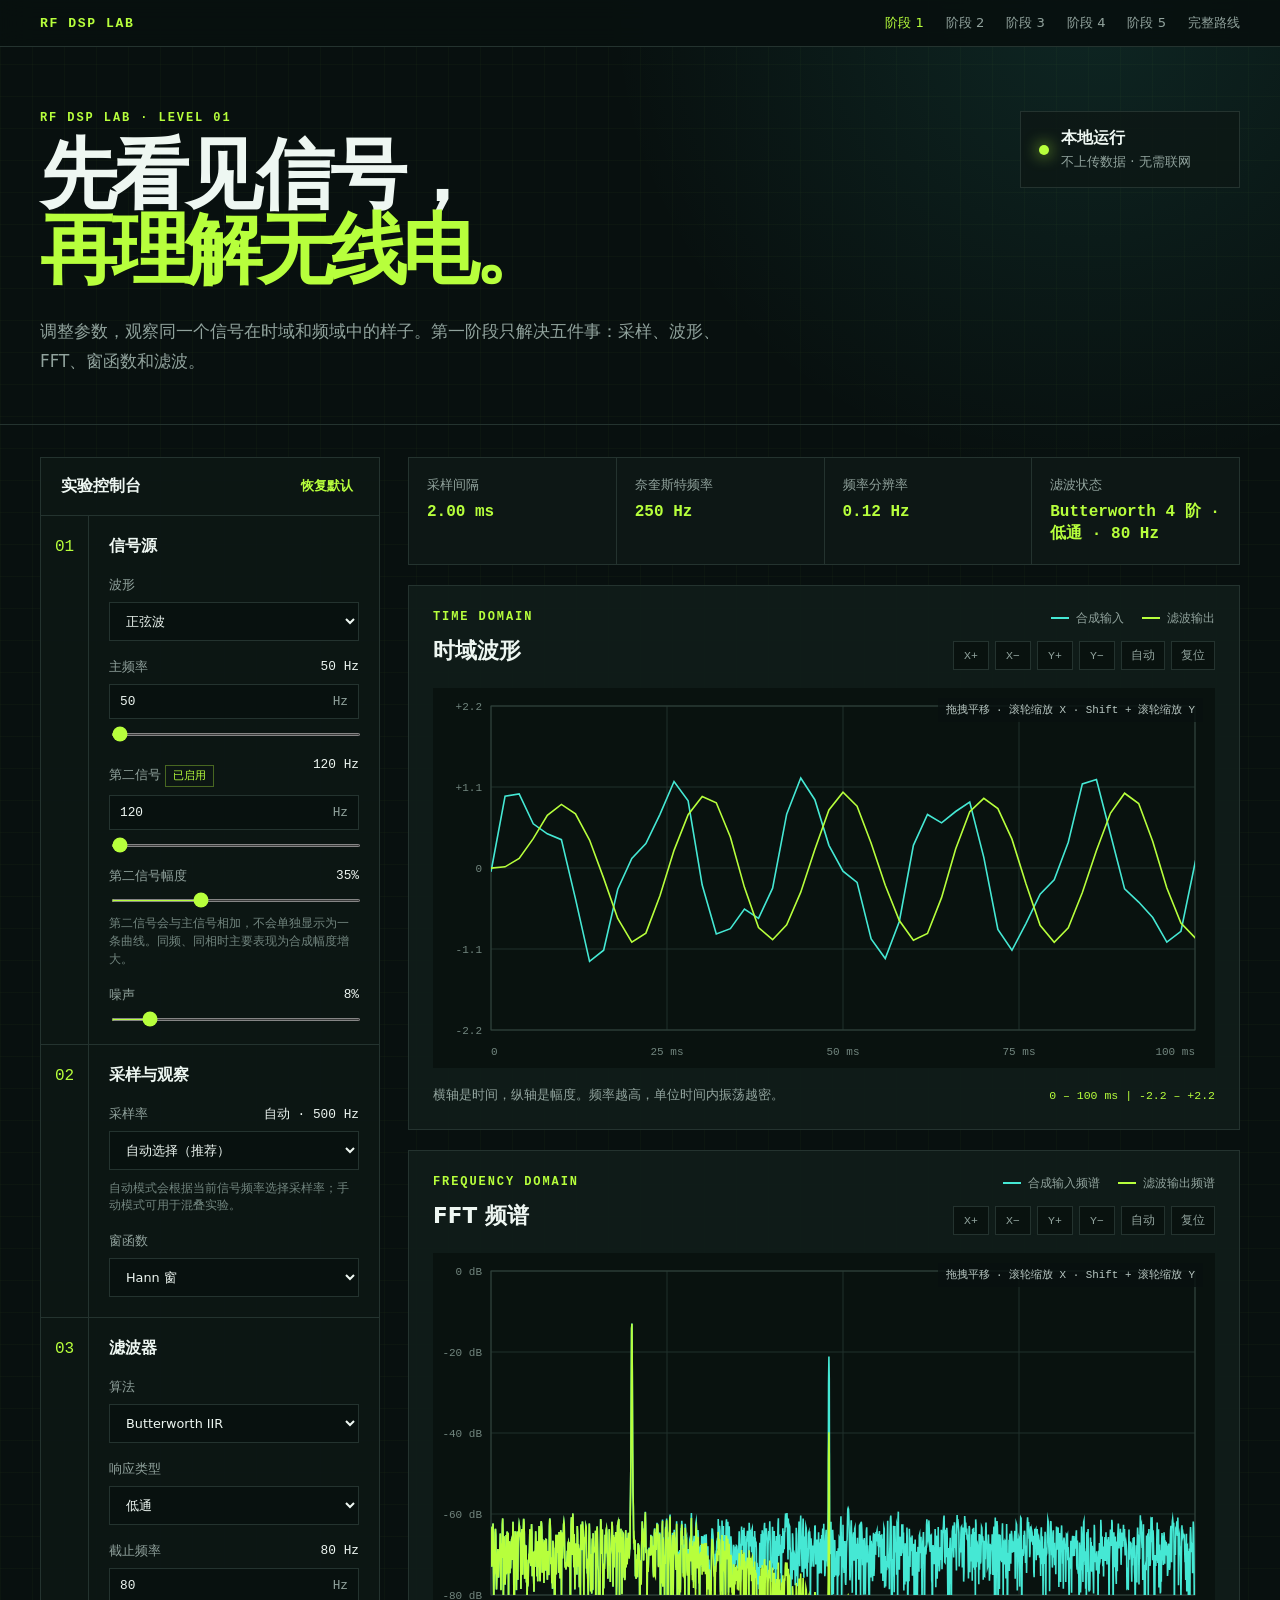
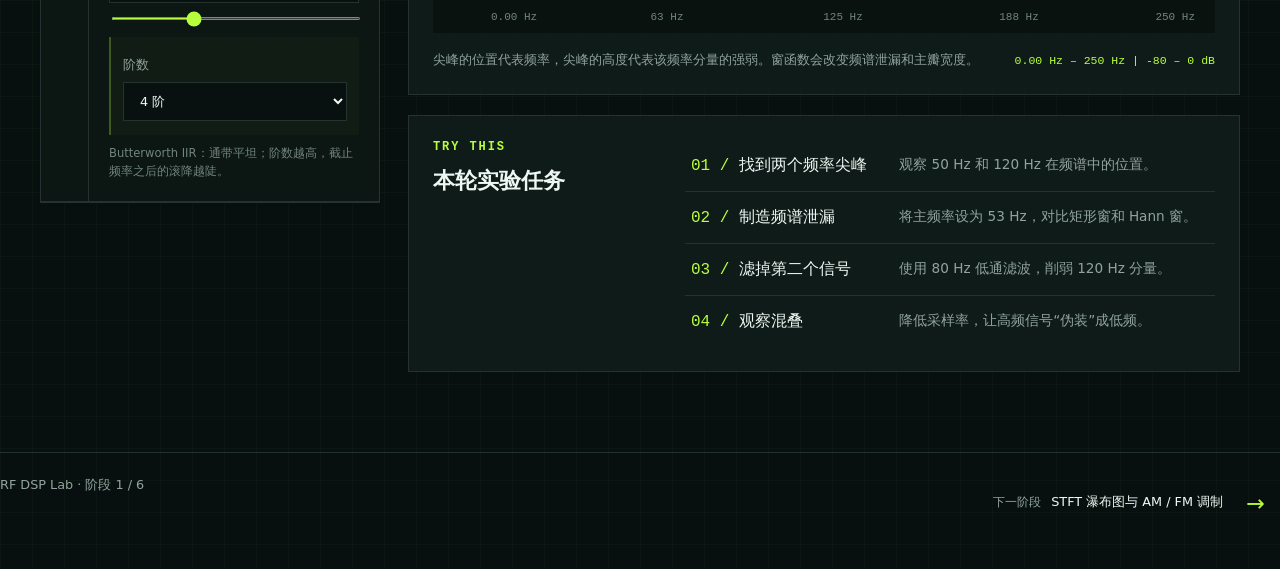
<file: index.html>
<!doctype html>
<html lang="zh-CN">
<head>
  <meta charset="UTF-8">
  <meta name="viewport" content="width=device-width, initial-scale=1.0">
  <meta name="description" content="从时域、频域、窗函数到滤波的中文交互式射频 DSP 入门实验室">
  <title>RF DSP Lab | 射频信号入门实验室</title>
  <link rel="stylesheet" href="styles.css">
  <link rel="stylesheet" href="stage2.css">
</head>
<body>
  <nav class="top-nav">
    <a class="brand" href="roadmap.html">RF DSP LAB</a>
    <div>
      <a class="current" href="index.html">阶段 1</a>
      <a href="stage2.html">阶段 2</a>
      <a href="stage3.html">阶段 3</a>
      <a href="stage4.html">阶段 4</a>
      <a href="stage5.html">阶段 5</a>
      <a href="roadmap.html">完整路线</a>
    </div>
  </nav>
  <header class="hero">
    <div>
      <p class="eyebrow">RF DSP LAB · LEVEL 01</p>
      <h1>先看见信号，<br><span>再理解无线电。</span></h1>
      <p class="intro">调整参数，观察同一个信号在时域和频域中的样子。第一阶段只解决五件事：采样、波形、FFT、窗函数和滤波。</p>
    </div>
    <div class="status-card">
      <span class="status-dot"></span>
      <div>
        <strong>本地运行</strong>
        <small>不上传数据 · 无需联网</small>
      </div>
    </div>
  </header>

  <main>
    <aside class="control-panel">
      <div class="panel-heading">
        <span>实验控制台</span>
        <button id="resetButton" class="text-button" type="button">恢复默认</button>
      </div>

      <section class="control-section">
        <div class="section-index">01</div>
        <div class="control-content">
          <h2>信号源</h2>
          <label>
            波形
            <select id="waveform">
              <option value="sine">正弦波</option>
              <option value="square">方波</option>
            </select>
          </label>
          <label>
            主频率 <output id="frequencyValue">50 Hz</output>
            <span class="value-control">
              <input id="frequencyInput" class="number-input" type="number" min="1" max="20000" step="1" value="50" inputmode="numeric" aria-label="输入主频率">
              <span>Hz</span>
            </span>
            <input id="frequency" type="range" min="1" max="20000" step="1" value="50">
          </label>
          <label>
            第二信号 <output id="secondFrequencyValue">120 Hz</output>
            <span id="secondSignalState" class="signal-state">已启用</span>
            <span class="value-control">
              <input id="secondFrequencyInput" class="number-input" type="number" min="0" max="20000" step="1" value="120" inputmode="numeric" aria-label="输入第二信号频率">
              <span>Hz</span>
            </span>
            <input id="secondFrequency" type="range" min="0" max="20000" step="1" value="120">
          </label>
          <label>
            第二信号幅度 <output id="secondAmplitudeValue">35%</output>
            <input id="secondAmplitude" type="range" min="0" max="100" step="5" value="35">
          </label>
          <p class="control-hint">第二信号会与主信号相加，不会单独显示为一条曲线。同频、同相时主要表现为合成幅度增大。</p>
          <label>
            噪声 <output id="noiseValue">8%</output>
            <input id="noise" type="range" min="0" max="60" step="2" value="8">
          </label>
        </div>
      </section>

      <section class="control-section">
        <div class="section-index">02</div>
        <div class="control-content">
          <h2>采样与观察</h2>
          <label>
            采样率 <output id="sampleRateValue">自动 · 1 kHz</output>
            <select id="sampleRate">
              <option value="auto" selected>自动选择（推荐）</option>
              <option value="500">500 Hz</option>
              <option value="1000">1,000 Hz</option>
              <option value="2000">2,000 Hz</option>
              <option value="4000">4,000 Hz</option>
              <option value="8000">8,000 Hz</option>
              <option value="16000">16,000 Hz</option>
              <option value="32000">32,000 Hz</option>
              <option value="44100">44,100 Hz</option>
              <option value="48000">48,000 Hz</option>
              <option value="96000">96,000 Hz</option>
            </select>
          </label>
          <p class="control-hint">自动模式会根据当前信号频率选择采样率；手动模式可用于混叠实验。</p>
          <label>
            窗函数
            <select id="windowType">
              <option value="rect">矩形窗</option>
              <option value="hann" selected>Hann 窗</option>
              <option value="hamming">Hamming 窗</option>
              <option value="blackman">Blackman 窗</option>
            </select>
          </label>
        </div>
      </section>

      <section class="control-section">
        <div class="section-index">03</div>
        <div class="control-content">
          <h2>滤波器</h2>
          <label>
            算法
            <select id="filterType">
              <option value="none">关闭</option>
              <option value="rc">RC 一阶 IIR</option>
              <option value="biquad">双二阶 IIR（可调 Q）</option>
              <option value="butterworth" selected>Butterworth IIR</option>
              <option value="fir">窗函数 FIR</option>
            </select>
          </label>
          <label id="filterModeGroup">
            响应类型
            <select id="filterMode">
              <option value="lowpass" selected>低通</option>
              <option value="highpass">高通</option>
            </select>
          </label>
          <label id="cutoffGroup">
            截止频率 <output id="cutoffValue">80 Hz</output>
            <span class="value-control">
              <input id="cutoffInput" class="number-input" type="number" min="1" max="20000" step="1" value="80" inputmode="numeric" aria-label="输入滤波器截止频率">
              <span>Hz</span>
            </span>
            <input id="cutoff" type="range" min="1" max="20000" step="1" value="80">
          </label>
          <div id="biquadParameters" class="filter-parameters" hidden>
            <label>
              Q 值 <output id="filterQValue">0.707</output>
              <input id="filterQ" type="range" min="0.2" max="5" step="0.01" value="0.707">
            </label>
          </div>
          <div id="butterworthParameters" class="filter-parameters">
            <label>
              阶数
              <select id="filterOrder">
                <option value="2">2 阶</option>
                <option value="4" selected>4 阶</option>
                <option value="6">6 阶</option>
                <option value="8">8 阶</option>
              </select>
            </label>
          </div>
          <div id="firParameters" class="filter-parameters" hidden>
            <label>
              FIR 抽头数 <output id="firTapsValue">101 taps</output>
              <input id="firTaps" type="range" min="11" max="401" step="2" value="101">
            </label>
            <label>
              FIR 窗函数
              <select id="firWindow">
                <option value="rect">矩形窗</option>
                <option value="hann">Hann 窗</option>
                <option value="hamming" selected>Hamming 窗</option>
                <option value="blackman">Blackman 窗</option>
              </select>
            </label>
          </div>
          <p id="filterHint" class="control-hint">Butterworth 通带平坦；提高阶数可增强 120 Hz 的抑制。</p>
        </div>
      </section>
    </aside>

    <div class="workspace">
      <section id="warning" class="warning" hidden>
        <strong>发生混叠：</strong>
        信号频率已达到或超过采样率的一半。提高采样率，或降低信号频率。
      </section>

      <section class="metrics">
        <article>
          <small>采样间隔</small>
          <strong id="sampleInterval">1.00 ms</strong>
        </article>
        <article>
          <small>奈奎斯特频率</small>
          <strong id="nyquist">500 Hz</strong>
        </article>
        <article>
          <small>频率分辨率</small>
          <strong id="resolution">0.98 Hz</strong>
        </article>
        <article>
          <small>滤波状态</small>
          <strong id="filterStatus">Butterworth 4 阶 · 低通 · 80 Hz</strong>
        </article>
      </section>

      <section class="chart-card">
        <div class="chart-heading">
          <div>
            <p class="chart-kicker">TIME DOMAIN</p>
            <h2>时域波形</h2>
          </div>
          <div class="chart-heading-side">
            <div class="legend">
              <span><i class="raw"></i>合成输入</span>
              <span id="timeFilteredLegend"><i class="filtered"></i>滤波输出</span>
            </div>
            <div class="chart-toolbar" aria-label="时域图控制">
              <button type="button" data-chart="time" data-action="zoom-in" title="横轴放大">X+</button>
              <button type="button" data-chart="time" data-action="zoom-out" title="横轴缩小">X−</button>
              <button type="button" data-chart="time" data-action="y-in" title="纵轴放大">Y+</button>
              <button type="button" data-chart="time" data-action="y-out" title="纵轴缩小">Y−</button>
              <button type="button" data-chart="time" data-action="auto">自动</button>
              <button type="button" data-chart="time" data-action="reset">复位</button>
            </div>
          </div>
        </div>
        <div class="chart-stage">
          <canvas id="timeCanvas" aria-label="时域波形图" tabindex="0"></canvas>
          <output id="timeCursor" class="chart-cursor">拖拽平移 · 滚轮缩放 X · Shift + 滚轮缩放 Y</output>
        </div>
        <div class="chart-footer">
          <p class="chart-note">横轴是时间，纵轴是幅度。频率越高，单位时间内振荡越密。</p>
          <output id="timeRange" class="range-readout"></output>
        </div>
      </section>

      <section class="chart-card">
        <div class="chart-heading">
          <div>
            <p class="chart-kicker">FREQUENCY DOMAIN</p>
            <h2>FFT 频谱</h2>
          </div>
          <div class="chart-heading-side">
            <div class="legend">
              <span><i class="raw"></i>合成输入频谱</span>
              <span id="spectrumFilteredLegend"><i class="filtered"></i>滤波输出频谱</span>
            </div>
            <div class="chart-toolbar" aria-label="频谱图控制">
              <button type="button" data-chart="spectrum" data-action="zoom-in" title="横轴放大">X+</button>
              <button type="button" data-chart="spectrum" data-action="zoom-out" title="横轴缩小">X−</button>
              <button type="button" data-chart="spectrum" data-action="y-in" title="纵轴放大">Y+</button>
              <button type="button" data-chart="spectrum" data-action="y-out" title="纵轴缩小">Y−</button>
              <button type="button" data-chart="spectrum" data-action="auto">自动</button>
              <button type="button" data-chart="spectrum" data-action="reset">复位</button>
            </div>
          </div>
        </div>
        <div class="chart-stage">
          <canvas id="spectrumCanvas" aria-label="FFT 频谱图" tabindex="0"></canvas>
          <output id="spectrumCursor" class="chart-cursor">拖拽平移 · 滚轮缩放 X · Shift + 滚轮缩放 Y</output>
        </div>
        <div class="chart-footer">
          <p class="chart-note">尖峰的位置代表频率，尖峰的高度代表该频率分量的强弱。窗函数会改变频谱泄漏和主瓣宽度。</p>
          <output id="spectrumRange" class="range-readout"></output>
        </div>
      </section>

      <section class="lesson-card">
        <div>
          <p class="chart-kicker">TRY THIS</p>
          <h2>本轮实验任务</h2>
        </div>
        <ol id="lessonList">
          <li><button type="button" data-preset="two-tones">找到两个频率尖峰</button><span>观察 50 Hz 和 120 Hz 在频谱中的位置。</span></li>
          <li><button type="button" data-preset="window">制造频谱泄漏</button><span>将主频率设为 53 Hz，对比矩形窗和 Hann 窗。</span></li>
          <li><button type="button" data-preset="filter">滤掉第二个信号</button><span>使用 80 Hz 低通滤波，削弱 120 Hz 分量。</span></li>
          <li><button type="button" data-preset="alias">观察混叠</button><span>降低采样率，让高频信号“伪装”成低频。</span></li>
        </ol>
      </section>
    </div>
  </main>

  <footer>
    <span>RF DSP Lab · 阶段 1 / 6</span>
    <a class="next-stage-link" href="stage2.html">
      <span>下一阶段</span>
      <strong>STFT 瀑布图与 AM / FM 调制</strong>
      <i aria-hidden="true">→</i>
    </a>
  </footer>
  <script src="app.js"></script>
</body>
</html>
</file>
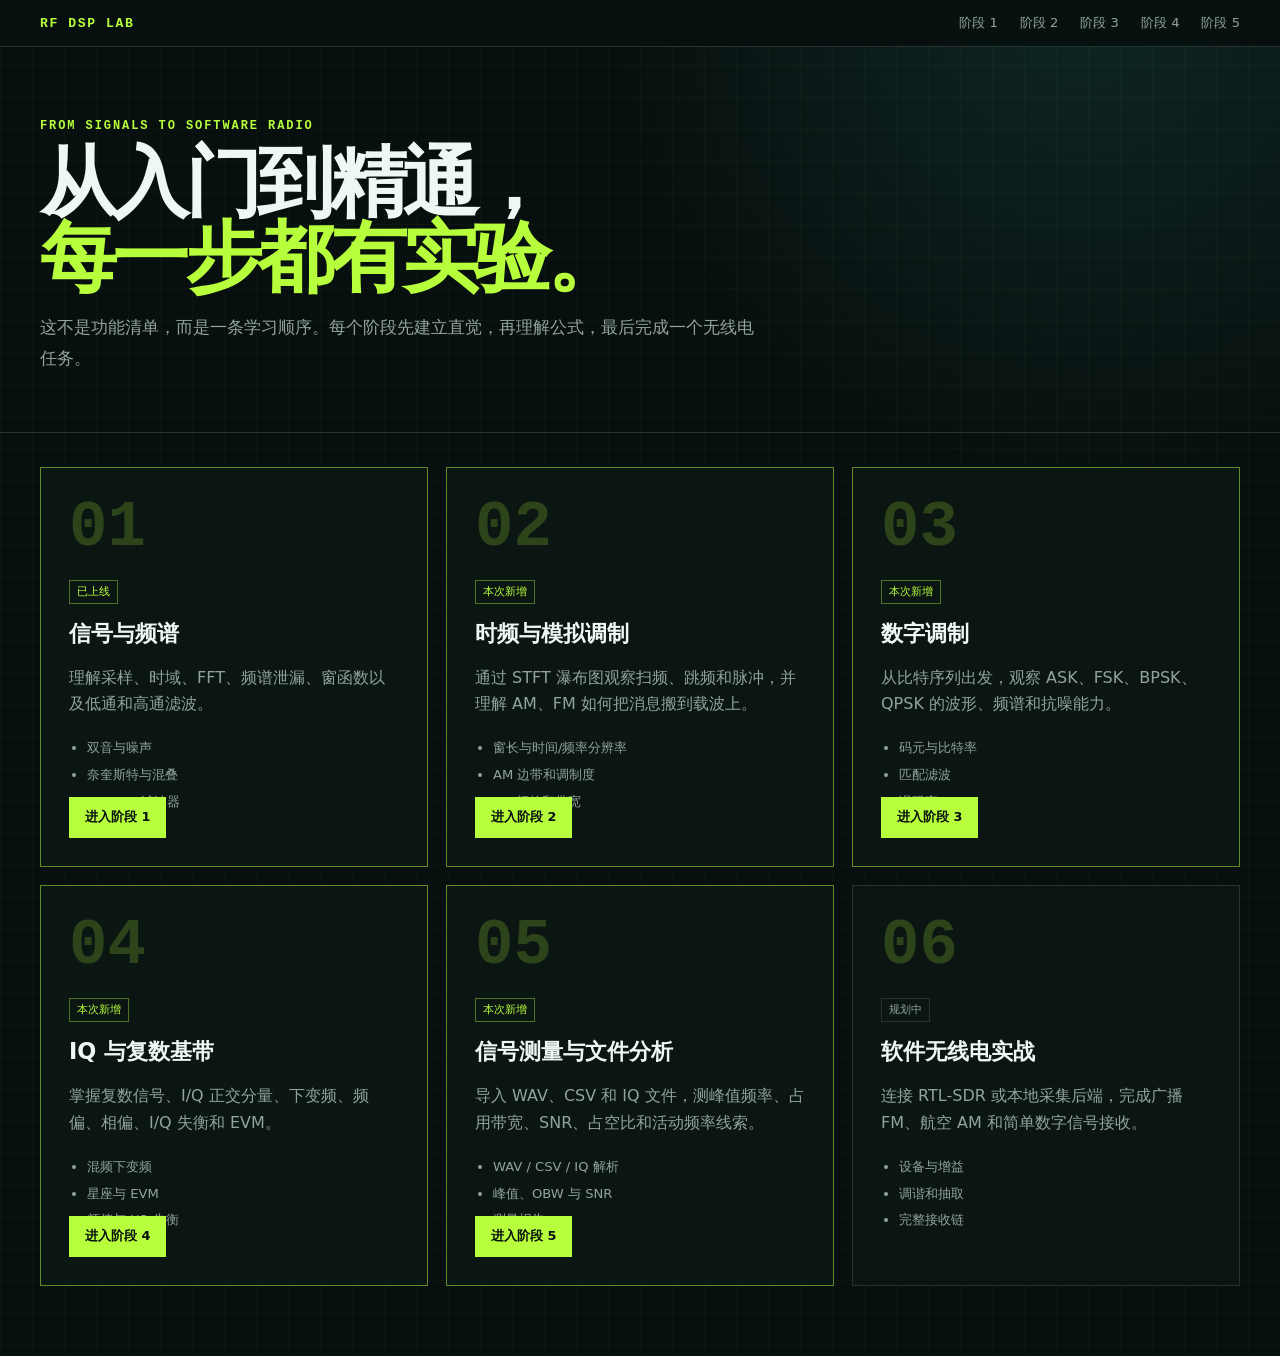
<file: roadmap.html>
<!doctype html>
<html lang="zh-CN">
<head>
  <meta charset="UTF-8">
  <meta name="viewport" content="width=device-width, initial-scale=1.0">
  <title>学习路线 | RF DSP Lab</title>
  <link rel="stylesheet" href="styles.css">
  <link rel="stylesheet" href="stage2.css">
</head>
<body>
  <nav class="top-nav">
    <a class="brand" href="roadmap.html">RF DSP LAB</a>
    <div>
      <a href="index.html">阶段 1</a>
      <a href="stage2.html">阶段 2</a>
      <a href="stage3.html">阶段 3</a>
      <a href="stage4.html">阶段 4</a>
      <a href="stage5.html">阶段 5</a>
    </div>
  </nav>

  <header class="route-hero">
    <p class="eyebrow">FROM SIGNALS TO SOFTWARE RADIO</p>
    <h1>从入门到精通，<br><span>每一步都有实验。</span></h1>
    <p>这不是功能清单，而是一条学习顺序。每个阶段先建立直觉，再理解公式，最后完成一个无线电任务。</p>
  </header>

  <main class="route-main">
    <section class="route-grid">
      <article class="route-card active">
        <div class="route-number">01</div>
        <p class="route-state">已上线</p>
        <h2>信号与频谱</h2>
        <p>理解采样、时域、FFT、频谱泄漏、窗函数以及低通和高通滤波。</p>
        <ul>
          <li>双音与噪声</li>
          <li>奈奎斯特与混叠</li>
          <li>FIR / IIR 滤波器</li>
        </ul>
        <a class="route-button" href="index.html">进入阶段 1</a>
      </article>

      <article class="route-card active">
        <div class="route-number">02</div>
        <p class="route-state">本次新增</p>
        <h2>时频与模拟调制</h2>
        <p>通过 STFT 瀑布图观察扫频、跳频和脉冲，并理解 AM、FM 如何把消息搬到载波上。</p>
        <ul>
          <li>窗长与时间/频率分辨率</li>
          <li>AM 边带和调制度</li>
          <li>FM 频偏和带宽</li>
        </ul>
        <a class="route-button" href="stage2.html">进入阶段 2</a>
      </article>

      <article class="route-card active">
        <div class="route-number">03</div>
        <p class="route-state">本次新增</p>
        <h2>数字调制</h2>
        <p>从比特序列出发，观察 ASK、FSK、BPSK、QPSK 的波形、频谱和抗噪能力。</p>
        <ul>
          <li>码元与比特率</li>
          <li>匹配滤波</li>
          <li>误码率</li>
        </ul>
        <a class="route-button" href="stage3.html">进入阶段 3</a>
      </article>

      <article class="route-card active">
        <div class="route-number">04</div>
        <p class="route-state">本次新增</p>
        <h2>IQ 与复数基带</h2>
        <p>掌握复数信号、I/Q 正交分量、下变频、频偏、相偏、I/Q 失衡和 EVM。</p>
        <ul>
          <li>混频下变频</li>
          <li>星座与 EVM</li>
          <li>频偏与 I/Q 失衡</li>
        </ul>
        <a class="route-button" href="stage4.html">进入阶段 4</a>
      </article>

      <article class="route-card active">
        <div class="route-number">05</div>
        <p class="route-state">本次新增</p>
        <h2>信号测量与文件分析</h2>
        <p>导入 WAV、CSV 和 IQ 文件，测峰值频率、占用带宽、SNR、占空比和活动频率线索。</p>
        <ul>
          <li>WAV / CSV / IQ 解析</li>
          <li>峰值、OBW 与 SNR</li>
          <li>测量报告</li>
        </ul>
        <a class="route-button" href="stage5.html">进入阶段 5</a>
      </article>

      <article class="route-card">
        <div class="route-number">06</div>
        <p class="route-state muted">规划中</p>
        <h2>软件无线电实战</h2>
        <p>连接 RTL-SDR 或本地采集后端，完成广播 FM、航空 AM 和简单数字信号接收。</p>
        <ul>
          <li>设备与增益</li>
          <li>调谐和抽取</li>
          <li>完整接收链</li>
        </ul>
      </article>
    </section>
  </main>
</body>
</html>
</file>
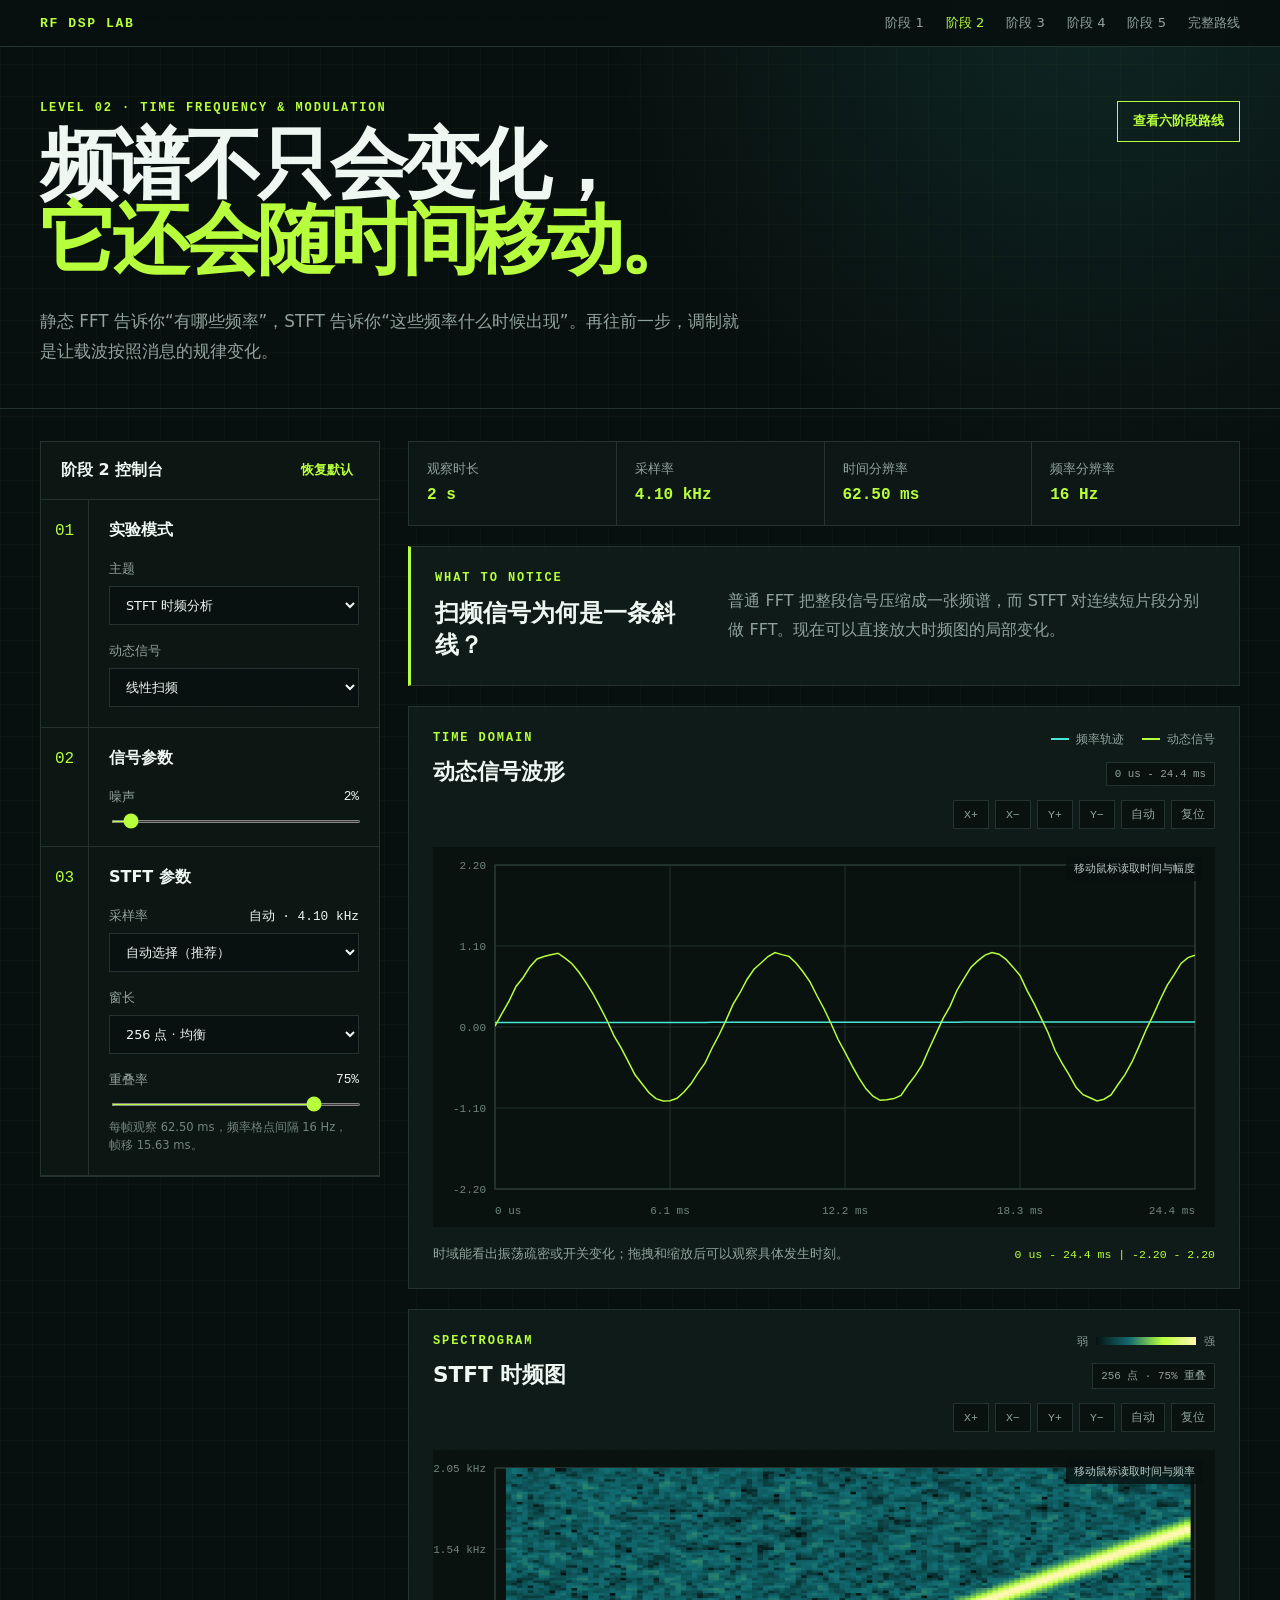
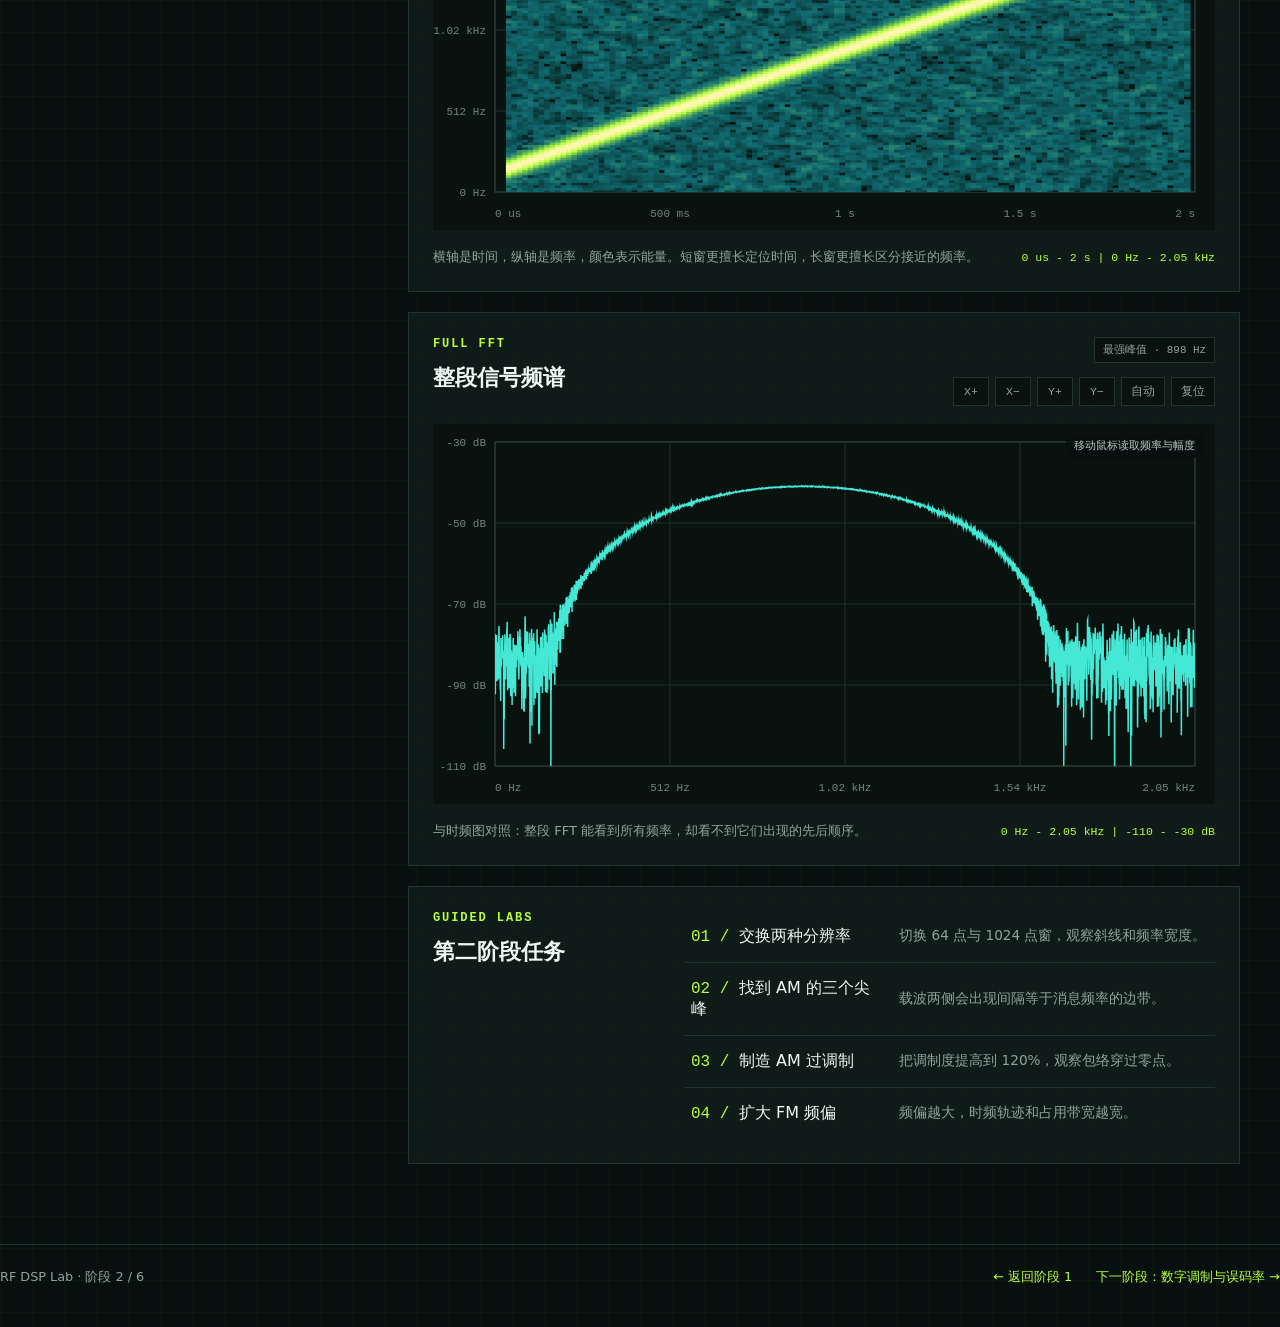
<file: stage2.html>
<!doctype html>
<html lang="zh-CN">
<head>
  <meta charset="UTF-8">
  <meta name="viewport" content="width=device-width, initial-scale=1.0">
  <meta name="description" content="STFT 时频分析和 AM/FM 调制中文交互实验">
  <title>阶段 2：时频与调制 | RF DSP Lab</title>
  <link rel="stylesheet" href="styles.css">
  <link rel="stylesheet" href="stage2.css">
</head>
<body>
  <nav class="top-nav">
    <a class="brand" href="roadmap.html">RF DSP LAB</a>
    <div>
      <a href="index.html">阶段 1</a>
      <a class="current" href="stage2.html">阶段 2</a>
      <a href="stage3.html">阶段 3</a>
      <a href="stage4.html">阶段 4</a>
      <a href="stage5.html">阶段 5</a>
      <a href="roadmap.html">完整路线</a>
    </div>
  </nav>

  <header class="stage-hero">
    <div>
      <p class="eyebrow">LEVEL 02 · TIME FREQUENCY & MODULATION</p>
      <h1>频谱不只会变化，<br><span>它还会随时间移动。</span></h1>
      <p class="intro">静态 FFT 告诉你“有哪些频率”，STFT 告诉你“这些频率什么时候出现”。再往前一步，调制就是让载波按照消息的规律变化。</p>
    </div>
    <a class="route-button ghost" href="roadmap.html">查看六阶段路线</a>
  </header>

  <main class="stage-layout">
    <aside class="control-panel stage-controls">
      <div class="panel-heading">
        <span>阶段 2 控制台</span>
        <button id="resetStage2" class="text-button" type="button">恢复默认</button>
      </div>

      <section class="control-section">
        <div class="section-index">01</div>
        <div class="control-content">
          <h2>实验模式</h2>
          <label>
            主题
            <select id="experimentMode">
              <option value="stft" selected>STFT 时频分析</option>
              <option value="am">AM 幅度调制</option>
              <option value="fm">FM 频率调制</option>
            </select>
          </label>
          <label id="signalKindGroup">
            动态信号
            <select id="signalKind">
              <option value="chirp" selected>线性扫频</option>
              <option value="hop">跳频</option>
              <option value="burst">脉冲音</option>
              <option value="twoTone">双音交替</option>
            </select>
          </label>
        </div>
      </section>

      <section class="control-section">
        <div class="section-index">02</div>
        <div class="control-content">
          <h2>信号参数</h2>
          <label id="carrierGroup">
            载波频率 <output id="carrierValue">800 Hz</output>
            <span class="value-control">
              <input id="carrierInput" class="number-input" type="number" min="100" max="20000" step="1" value="800" inputmode="numeric" aria-label="输入载波频率">
              <span>Hz</span>
            </span>
            <input id="carrier" type="range" min="100" max="20000" step="1" value="800">
          </label>
          <label id="messageGroup">
            消息频率 <output id="messageValue">40 Hz</output>
            <span class="value-control">
              <input id="messageInput" class="number-input" type="number" min="1" max="5000" step="1" value="40" inputmode="numeric" aria-label="输入消息频率">
              <span>Hz</span>
            </span>
            <input id="message" type="range" min="1" max="5000" step="1" value="40">
          </label>
          <label id="depthGroup">
            AM 调制度 <output id="depthValue">70%</output>
            <input id="depth" type="range" min="0" max="140" step="5" value="70">
          </label>
          <label id="deviationGroup" hidden>
            FM 频偏 <output id="deviationValue">220 Hz</output>
            <span class="value-control">
              <input id="deviationInput" class="number-input" type="number" min="1" max="10000" step="1" value="220" inputmode="numeric" aria-label="输入 FM 频偏">
              <span>Hz</span>
            </span>
            <input id="deviation" type="range" min="1" max="10000" step="1" value="220">
          </label>
          <label>
            噪声 <output id="stageNoiseValue">2%</output>
            <input id="stageNoise" type="range" min="0" max="40" step="1" value="2">
          </label>
        </div>
      </section>

      <section class="control-section">
        <div class="section-index">03</div>
        <div class="control-content">
          <h2>STFT 参数</h2>
          <label>
            采样率 <output id="stageSampleRateValue">自动 · 4.096 kHz</output>
            <select id="stageSampleRate">
              <option value="auto" selected>自动选择（推荐）</option>
              <option value="4096">4.096 kHz</option>
              <option value="8000">8 kHz</option>
              <option value="16000">16 kHz</option>
              <option value="32000">32 kHz</option>
              <option value="44100">44.1 kHz</option>
              <option value="48000">48 kHz</option>
              <option value="96000">96 kHz</option>
            </select>
          </label>
          <label>
            窗长
            <select id="stftSize">
              <option value="64">64 点 · 时间更清楚</option>
              <option value="128">128 点</option>
              <option value="256" selected>256 点 · 均衡</option>
              <option value="512">512 点</option>
              <option value="1024">1024 点 · 频率更清楚</option>
            </select>
          </label>
          <label>
            重叠率 <output id="overlapValue">75%</output>
            <input id="overlap" type="range" min="0" max="90" step="5" value="75">
          </label>
          <p id="resolutionHint" class="control-hint"></p>
        </div>
      </section>
    </aside>

    <div class="workspace">
      <section class="concept-strip">
        <article><small id="metricOneLabel">观察时长</small><strong id="metricOneValue">1.00 s</strong></article>
        <article><small id="metricTwoLabel">采样率</small><strong id="metricTwoValue">4.096 kHz</strong></article>
        <article><small id="metricThreeLabel">时间分辨率</small><strong id="timeResolution">62.5 ms</strong></article>
        <article><small id="metricFourLabel">频率分辨率</small><strong id="frequencyResolution">16 Hz</strong></article>
      </section>

      <section class="chart-card explanation-card">
        <div>
          <p class="chart-kicker">WHAT TO NOTICE</p>
          <h2 id="lessonTitle">扫频信号为何是一条斜线？</h2>
        </div>
        <p id="lessonText">因为信号的瞬时频率随时间连续升高。普通 FFT 会把整段信号压成一张频谱，STFT 则保留了变化发生的时间。</p>
      </section>

      <section class="chart-card">
        <div class="chart-heading">
          <div>
            <p class="chart-kicker">TIME DOMAIN</p>
            <h2 id="waveTitle">动态信号波形</h2>
          </div>
          <div class="chart-heading-side">
            <div class="legend">
              <span><i class="raw"></i><b id="referenceLegend">频率轨迹</b></span>
              <span><i class="filtered"></i><b id="signalLegend">动态信号</b></span>
            </div>
            <span class="chart-badge" id="timeViewBadge">观察前 80 ms</span>
            <div class="chart-toolbar" aria-label="第二阶段时域图控制">
              <button type="button" data-stage-chart="time" data-action="zoom-in">X+</button>
              <button type="button" data-stage-chart="time" data-action="zoom-out">X−</button>
              <button type="button" data-stage-chart="time" data-action="y-in">Y+</button>
              <button type="button" data-stage-chart="time" data-action="y-out">Y−</button>
              <button type="button" data-stage-chart="time" data-action="auto">自动</button>
              <button type="button" data-stage-chart="time" data-action="reset">复位</button>
            </div>
          </div>
        </div>
        <div class="chart-stage">
          <canvas id="stageTimeCanvas" aria-label="第二阶段时域图" tabindex="0"></canvas>
          <output id="stageTimeCursor" class="chart-cursor">移动鼠标读取时间与幅度</output>
        </div>
        <div class="chart-footer">
          <p class="chart-note" id="waveNote">扫频信号的振荡会逐渐变密，意味着瞬时频率正在升高。</p>
          <output id="stageTimeRange" class="range-readout">0 – 80 ms</output>
        </div>
      </section>

      <section class="chart-card">
        <div class="chart-heading">
          <div>
            <p class="chart-kicker">SPECTROGRAM</p>
            <h2>STFT 时频图</h2>
          </div>
          <div class="chart-heading-side">
            <div class="heat-legend"><span>弱</span><i></i><span>强</span></div>
            <span class="chart-badge" id="stftBadge">256 点 · 75% 重叠</span>
            <div class="chart-toolbar" aria-label="STFT 时频图控制">
              <button type="button" data-stage-chart="spectrogram" data-action="zoom-in">X+</button>
              <button type="button" data-stage-chart="spectrogram" data-action="zoom-out">X−</button>
              <button type="button" data-stage-chart="spectrogram" data-action="y-in">Y+</button>
              <button type="button" data-stage-chart="spectrogram" data-action="y-out">Y−</button>
              <button type="button" data-stage-chart="spectrogram" data-action="auto">自动</button>
              <button type="button" data-stage-chart="spectrogram" data-action="reset">复位</button>
            </div>
          </div>
        </div>
        <div class="chart-stage">
          <canvas id="spectrogramCanvas" aria-label="STFT 时频图" tabindex="0"></canvas>
          <output id="spectrogramCursor" class="chart-cursor">移动鼠标读取时间与频率</output>
        </div>
        <div class="chart-footer">
          <p class="chart-note">横轴是时间，纵轴是频率，颜色表示能量。短窗更擅长定位时间，长窗更擅长区分接近的频率。</p>
          <output id="spectrogramRange" class="range-readout">0 – 1.00 s · 0 – 2.048 kHz</output>
        </div>
      </section>

      <section class="chart-card">
        <div class="chart-heading">
          <div>
            <p class="chart-kicker">FULL FFT</p>
            <h2>整段信号频谱</h2>
          </div>
          <div class="chart-heading-side">
            <span class="chart-badge" id="peakBadge">峰值检测中</span>
            <div class="chart-toolbar" aria-label="第二阶段频谱图控制">
              <button type="button" data-stage-chart="spectrum" data-action="zoom-in">X+</button>
              <button type="button" data-stage-chart="spectrum" data-action="zoom-out">X−</button>
              <button type="button" data-stage-chart="spectrum" data-action="y-in">Y+</button>
              <button type="button" data-stage-chart="spectrum" data-action="y-out">Y−</button>
              <button type="button" data-stage-chart="spectrum" data-action="auto">自动</button>
              <button type="button" data-stage-chart="spectrum" data-action="reset">复位</button>
            </div>
          </div>
        </div>
        <div class="chart-stage">
          <canvas id="stageSpectrumCanvas" aria-label="整段 FFT 频谱" tabindex="0"></canvas>
          <output id="stageSpectrumCursor" class="chart-cursor">移动鼠标读取频率与幅度</output>
        </div>
        <div class="chart-footer">
          <p class="chart-note" id="spectrumNote">与上方时频图对照：普通 FFT 能看到频率范围，却看不到各频率出现的先后顺序。</p>
          <output id="stageSpectrumRange" class="range-readout">0 – 2.048 kHz · -80 – 0 dB</output>
        </div>
      </section>

      <section class="lesson-card stage-lessons">
        <div>
          <p class="chart-kicker">GUIDED LABS</p>
          <h2>第二阶段任务</h2>
        </div>
        <ol>
          <li><button type="button" data-stage-preset="resolution">交换两种分辨率</button><span>切换 64 点与 1024 点窗，观察斜线和频率宽度。</span></li>
          <li><button type="button" data-stage-preset="am">找到 AM 的三个尖峰</button><span>载波两侧会出现间隔等于消息频率的边带。</span></li>
          <li><button type="button" data-stage-preset="overmod">制造 AM 过调制</button><span>把调制度提高到 120%，观察包络穿过零点。</span></li>
          <li><button type="button" data-stage-preset="fm">扩大 FM 频偏</button><span>频偏越大，时频轨迹和占用带宽越宽。</span></li>
        </ol>
      </section>
    </div>
  </main>

  <footer>
    <span>RF DSP Lab · 阶段 2 / 6</span>
    <div class="footer-links">
      <a href="index.html">← 返回阶段 1</a>
      <a href="stage3.html">下一阶段：数字调制与误码率 →</a>
    </div>
  </footer>
  <script src="stage2.js"></script>
</body>
</html>
</file>
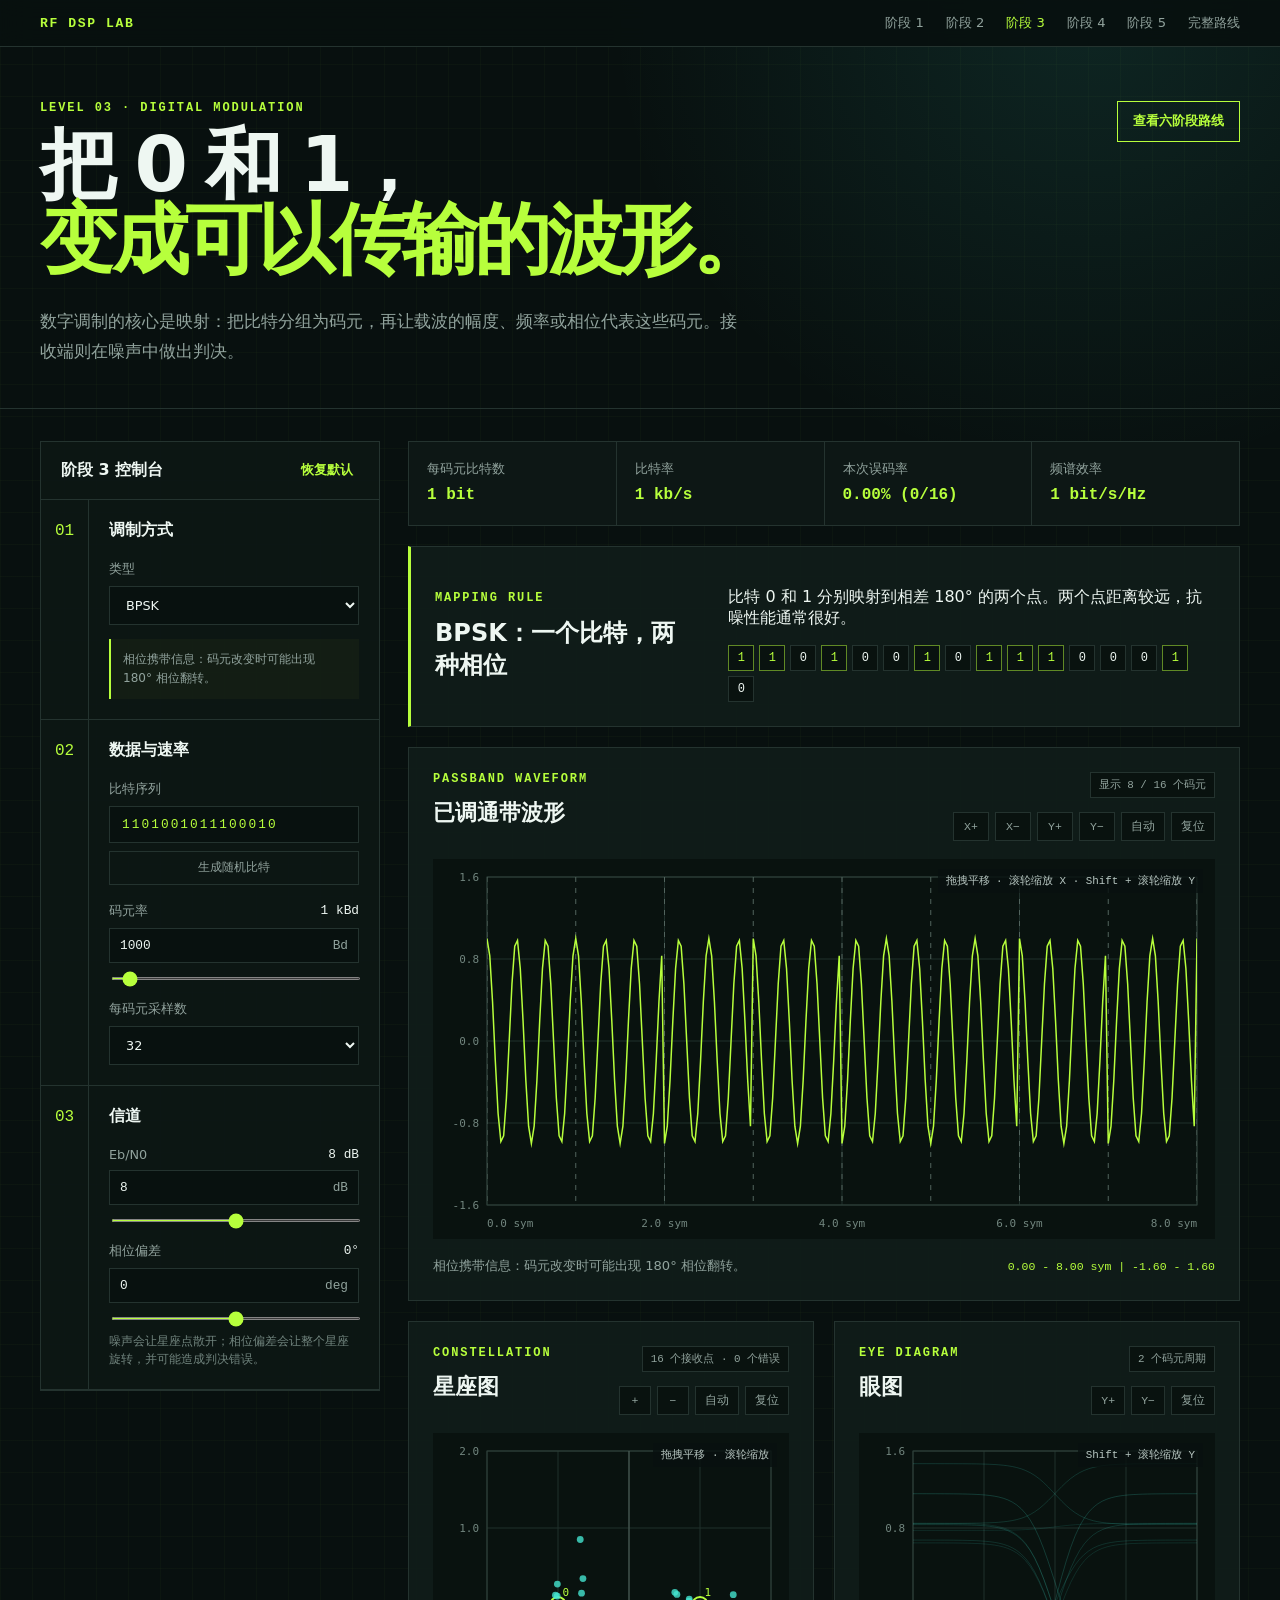
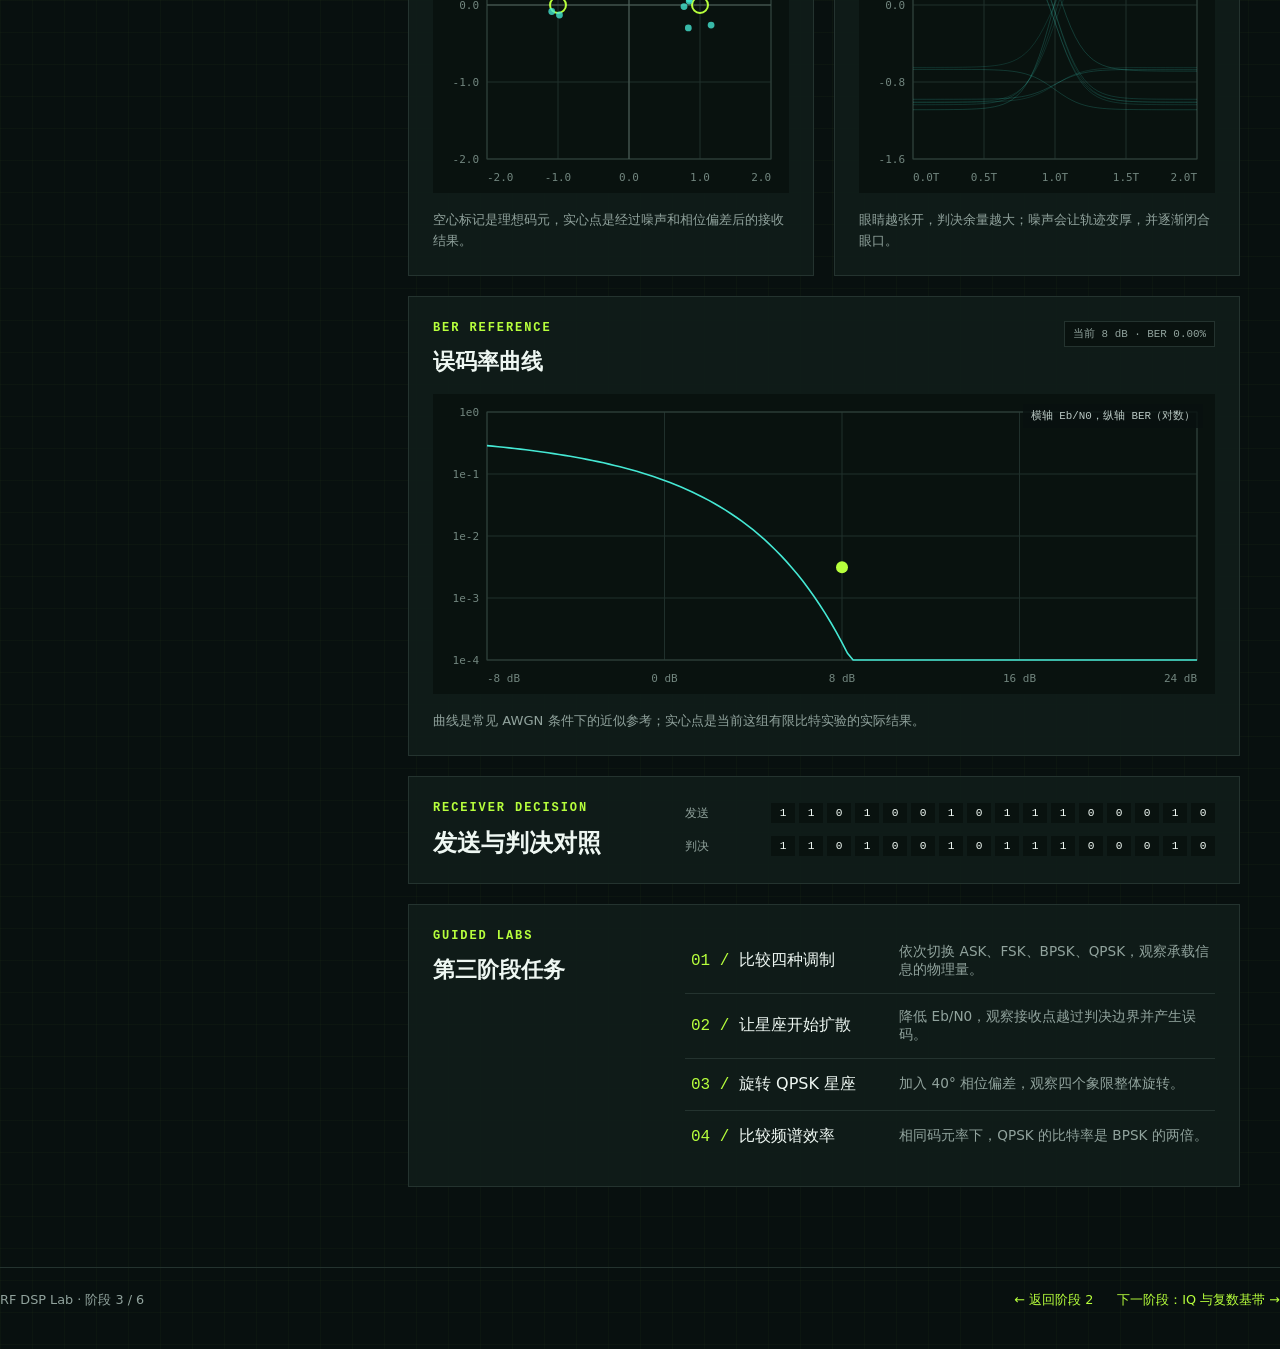
<file: stage3.html>
<!doctype html>
<html lang="zh-CN">
<head>
  <meta charset="UTF-8">
  <meta name="viewport" content="width=device-width, initial-scale=1.0">
  <meta name="description" content="ASK、FSK、BPSK、QPSK、星座图、眼图和误码率中文交互实验">
  <title>阶段 3：数字调制 | RF DSP Lab</title>
  <link rel="stylesheet" href="styles.css">
  <link rel="stylesheet" href="stage2.css">
  <link rel="stylesheet" href="stage3.css">
</head>
<body>
  <nav class="top-nav">
    <a class="brand" href="roadmap.html">RF DSP LAB</a>
    <div>
      <a href="index.html">阶段 1</a>
      <a href="stage2.html">阶段 2</a>
      <a class="current" href="stage3.html">阶段 3</a>
      <a href="stage4.html">阶段 4</a>
      <a href="stage5.html">阶段 5</a>
      <a href="roadmap.html">完整路线</a>
    </div>
  </nav>

  <header class="stage-hero">
    <div>
      <p class="eyebrow">LEVEL 03 · DIGITAL MODULATION</p>
      <h1>把 0 和 1，<br><span>变成可以传输的波形。</span></h1>
      <p class="intro">数字调制的核心是映射：把比特分组为码元，再让载波的幅度、频率或相位代表这些码元。接收端则在噪声中做出判决。</p>
    </div>
    <a class="route-button ghost" href="roadmap.html">查看六阶段路线</a>
  </header>

  <main class="stage-layout">
    <aside class="control-panel stage-controls">
      <div class="panel-heading">
        <span>阶段 3 控制台</span>
        <button id="resetStage3" class="text-button" type="button">恢复默认</button>
      </div>

      <section class="control-section">
        <div class="section-index">01</div>
        <div class="control-content">
          <h2>调制方式</h2>
          <label>
            类型
            <select id="digitalMode">
              <option value="ask">2-ASK / OOK</option>
              <option value="fsk">2-FSK</option>
              <option value="bpsk" selected>BPSK</option>
              <option value="qpsk">QPSK</option>
            </select>
          </label>
          <div id="modeExplanation" class="mode-explanation"></div>
        </div>
      </section>

      <section class="control-section">
        <div class="section-index">02</div>
        <div class="control-content">
          <h2>数据与速率</h2>
          <label>
            比特序列
            <input id="bitPattern" class="bit-input" type="text" value="1101001011100010" maxlength="64" spellcheck="false">
          </label>
          <button id="randomBits" class="secondary-button" type="button">生成随机比特</button>
          <label>
            码元率 <output id="symbolRateValue">1.00 kBd</output>
            <span class="value-control">
              <input id="symbolRateInput" class="number-input" type="number" min="100" max="20000" step="100" value="1000" inputmode="numeric" aria-label="输入码元率">
              <span>Bd</span>
            </span>
            <input id="symbolRate" type="range" min="100" max="20000" step="100" value="1000">
          </label>
          <label>
            每码元采样数
            <select id="samplesPerSymbol">
              <option value="16">16</option>
              <option value="32" selected>32</option>
              <option value="64">64</option>
            </select>
          </label>
        </div>
      </section>

      <section class="control-section">
        <div class="section-index">03</div>
        <div class="control-content">
          <h2>信道</h2>
          <label>
            Eb/N0 <output id="snrValue">8 dB</output>
            <span class="value-control">
              <input id="snrInput" class="number-input" type="number" min="-8" max="24" step="1" value="8" inputmode="numeric" aria-label="输入 Eb/N0">
              <span>dB</span>
            </span>
            <input id="snr" type="range" min="-8" max="24" step="1" value="8">
          </label>
          <label id="frequencySeparationGroup">
            FSK 频率间隔 <output id="frequencySeparationValue">1.00 kHz</output>
            <span class="value-control">
              <input id="frequencySeparationInput" class="number-input" type="number" min="100" max="20000" step="100" value="1000" inputmode="numeric" aria-label="输入 FSK 频率间隔">
              <span>Hz</span>
            </span>
            <input id="frequencySeparation" type="range" min="100" max="20000" step="100" value="1000">
          </label>
          <label>
            相位偏差 <output id="phaseOffsetValue">0°</output>
            <span class="value-control">
              <input id="phaseOffsetInput" class="number-input" type="number" min="-180" max="180" step="1" value="0" inputmode="numeric" aria-label="输入相位偏差">
              <span>deg</span>
            </span>
            <input id="phaseOffset" type="range" min="-180" max="180" step="1" value="0">
          </label>
          <p class="control-hint">噪声会让星座点散开；相位偏差会让整个星座旋转，并可能造成判决错误。</p>
        </div>
      </section>
    </aside>

    <div class="workspace">
      <section class="concept-strip">
        <article><small>每码元比特数</small><strong id="bitsPerSymbolMetric">1 bit</strong></article>
        <article><small>比特率</small><strong id="bitRateMetric">1.00 kb/s</strong></article>
        <article><small>本次误码率</small><strong id="berMetric">0.00%</strong></article>
        <article><small>频谱效率</small><strong id="efficiencyMetric">1 bit/s/Hz</strong></article>
      </section>

      <section class="chart-card explanation-card">
        <div>
          <p class="chart-kicker">MAPPING RULE</p>
          <h2 id="mappingTitle">BPSK：一个比特，两种相位</h2>
        </div>
        <div>
          <p id="mappingText">比特 0 和 1 分别映射到相差 180° 的两个点。两个点距离较远，因此 BPSK 在噪声中通常很稳健。</p>
          <div id="bitChips" class="bit-chips" aria-label="当前比特序列"></div>
        </div>
      </section>

      <section class="chart-card">
        <div class="chart-heading">
          <div>
            <p class="chart-kicker">PASSBAND WAVEFORM</p>
            <h2>已调通带波形</h2>
          </div>
          <div class="chart-heading-side">
            <span class="chart-badge" id="waveformBadge">显示 8 个码元</span>
            <div class="chart-toolbar" aria-label="数字波形图控制">
              <button type="button" data-digital-chart="waveform" data-action="zoom-in">X+</button>
              <button type="button" data-digital-chart="waveform" data-action="zoom-out">X−</button>
              <button type="button" data-digital-chart="waveform" data-action="y-in">Y+</button>
              <button type="button" data-digital-chart="waveform" data-action="y-out">Y−</button>
              <button type="button" data-digital-chart="waveform" data-action="auto">自动</button>
              <button type="button" data-digital-chart="waveform" data-action="reset">复位</button>
            </div>
          </div>
        </div>
        <div class="chart-stage">
          <canvas id="digitalWaveCanvas" aria-label="数字调制通带波形" tabindex="0"></canvas>
          <output id="waveformCursor" class="chart-cursor">拖拽平移 · 滚轮缩放 X · Shift + 滚轮缩放 Y</output>
        </div>
        <div class="chart-footer">
          <p class="chart-note" id="waveformNote">BPSK 在码元边界改变载波相位，幅度保持不变。</p>
          <output id="waveformRange" class="range-readout"></output>
        </div>
      </section>

      <div class="dual-chart-grid">
        <section class="chart-card">
          <div class="chart-heading">
            <div>
              <p class="chart-kicker">CONSTELLATION</p>
              <h2>星座图</h2>
            </div>
            <div class="chart-heading-side">
              <span class="chart-badge" id="constellationBadge">16 个接收点</span>
              <div class="chart-toolbar" aria-label="星座图控制">
                <button type="button" data-digital-chart="constellation" data-action="zoom-in">+</button>
                <button type="button" data-digital-chart="constellation" data-action="zoom-out">−</button>
                <button type="button" data-digital-chart="constellation" data-action="auto">自动</button>
                <button type="button" data-digital-chart="constellation" data-action="reset">复位</button>
              </div>
            </div>
          </div>
          <div class="chart-stage">
            <canvas id="constellationCanvas" aria-label="接收星座图" tabindex="0"></canvas>
            <output id="constellationCursor" class="chart-cursor">拖拽平移 · 滚轮缩放</output>
          </div>
          <p class="chart-note">空心标记是理想码元，实心点是经过噪声和相位偏差后的接收结果。</p>
        </section>

        <section class="chart-card">
          <div class="chart-heading">
            <div>
              <p class="chart-kicker">EYE DIAGRAM</p>
              <h2>眼图</h2>
            </div>
            <div class="chart-heading-side">
              <span class="chart-badge">2 个码元周期</span>
              <div class="chart-toolbar" aria-label="眼图控制">
                <button type="button" data-digital-chart="eye" data-action="y-in">Y+</button>
                <button type="button" data-digital-chart="eye" data-action="y-out">Y−</button>
                <button type="button" data-digital-chart="eye" data-action="reset">复位</button>
              </div>
            </div>
          </div>
          <div class="chart-stage">
            <canvas id="eyeCanvas" aria-label="基带眼图" tabindex="0"></canvas>
            <output id="eyeCursor" class="chart-cursor">Shift + 滚轮缩放 Y</output>
          </div>
          <p class="chart-note">眼睛越张开，判决余量越大；噪声会让轨迹变厚，并逐渐闭合眼口。</p>
        </section>
      </div>

      <section class="chart-card">
        <div class="chart-heading">
          <div>
            <p class="chart-kicker">BER REFERENCE</p>
            <h2>误码率曲线</h2>
          </div>
          <span class="chart-badge" id="berBadge">当前点</span>
        </div>
        <div class="chart-stage">
          <canvas id="berCanvas" aria-label="误码率参考曲线"></canvas>
          <output id="berCursor" class="chart-cursor">横轴 Eb/N0，纵轴 BER（对数）</output>
        </div>
        <p class="chart-note">曲线是常见 AWGN 条件下的近似参考；实心点是当前这组有限比特实验的实际结果。</p>
      </section>

      <section class="chart-card decision-card">
        <div>
          <p class="chart-kicker">RECEIVER DECISION</p>
          <h2>发送与判决对照</h2>
        </div>
        <div id="decisionRows" class="decision-rows"></div>
      </section>

      <section class="lesson-card stage-lessons">
        <div>
          <p class="chart-kicker">GUIDED LABS</p>
          <h2>第三阶段任务</h2>
        </div>
        <ol>
          <li><button type="button" data-digital-preset="compare">比较四种调制</button><span>依次切换 ASK、FSK、BPSK、QPSK，观察承载信息的物理量。</span></li>
          <li><button type="button" data-digital-preset="noise">让星座开始扩散</button><span>降低 Eb/N0，观察接收点越过判决边界并产生误码。</span></li>
          <li><button type="button" data-digital-preset="phase">旋转 QPSK 星座</button><span>加入 40° 相位偏差，观察四个象限整体旋转。</span></li>
          <li><button type="button" data-digital-preset="efficiency">比较频谱效率</button><span>相同码元率下，QPSK 的比特率是 BPSK 的两倍。</span></li>
        </ol>
      </section>
    </div>
  </main>

  <footer>
    <span>RF DSP Lab · 阶段 3 / 6</span>
    <div class="footer-links">
      <a href="stage2.html">← 返回阶段 2</a>
      <a href="stage4.html">下一阶段：IQ 与复数基带 →</a>
    </div>
  </footer>
  <script src="stage3.js"></script>
</body>
</html>
</file>
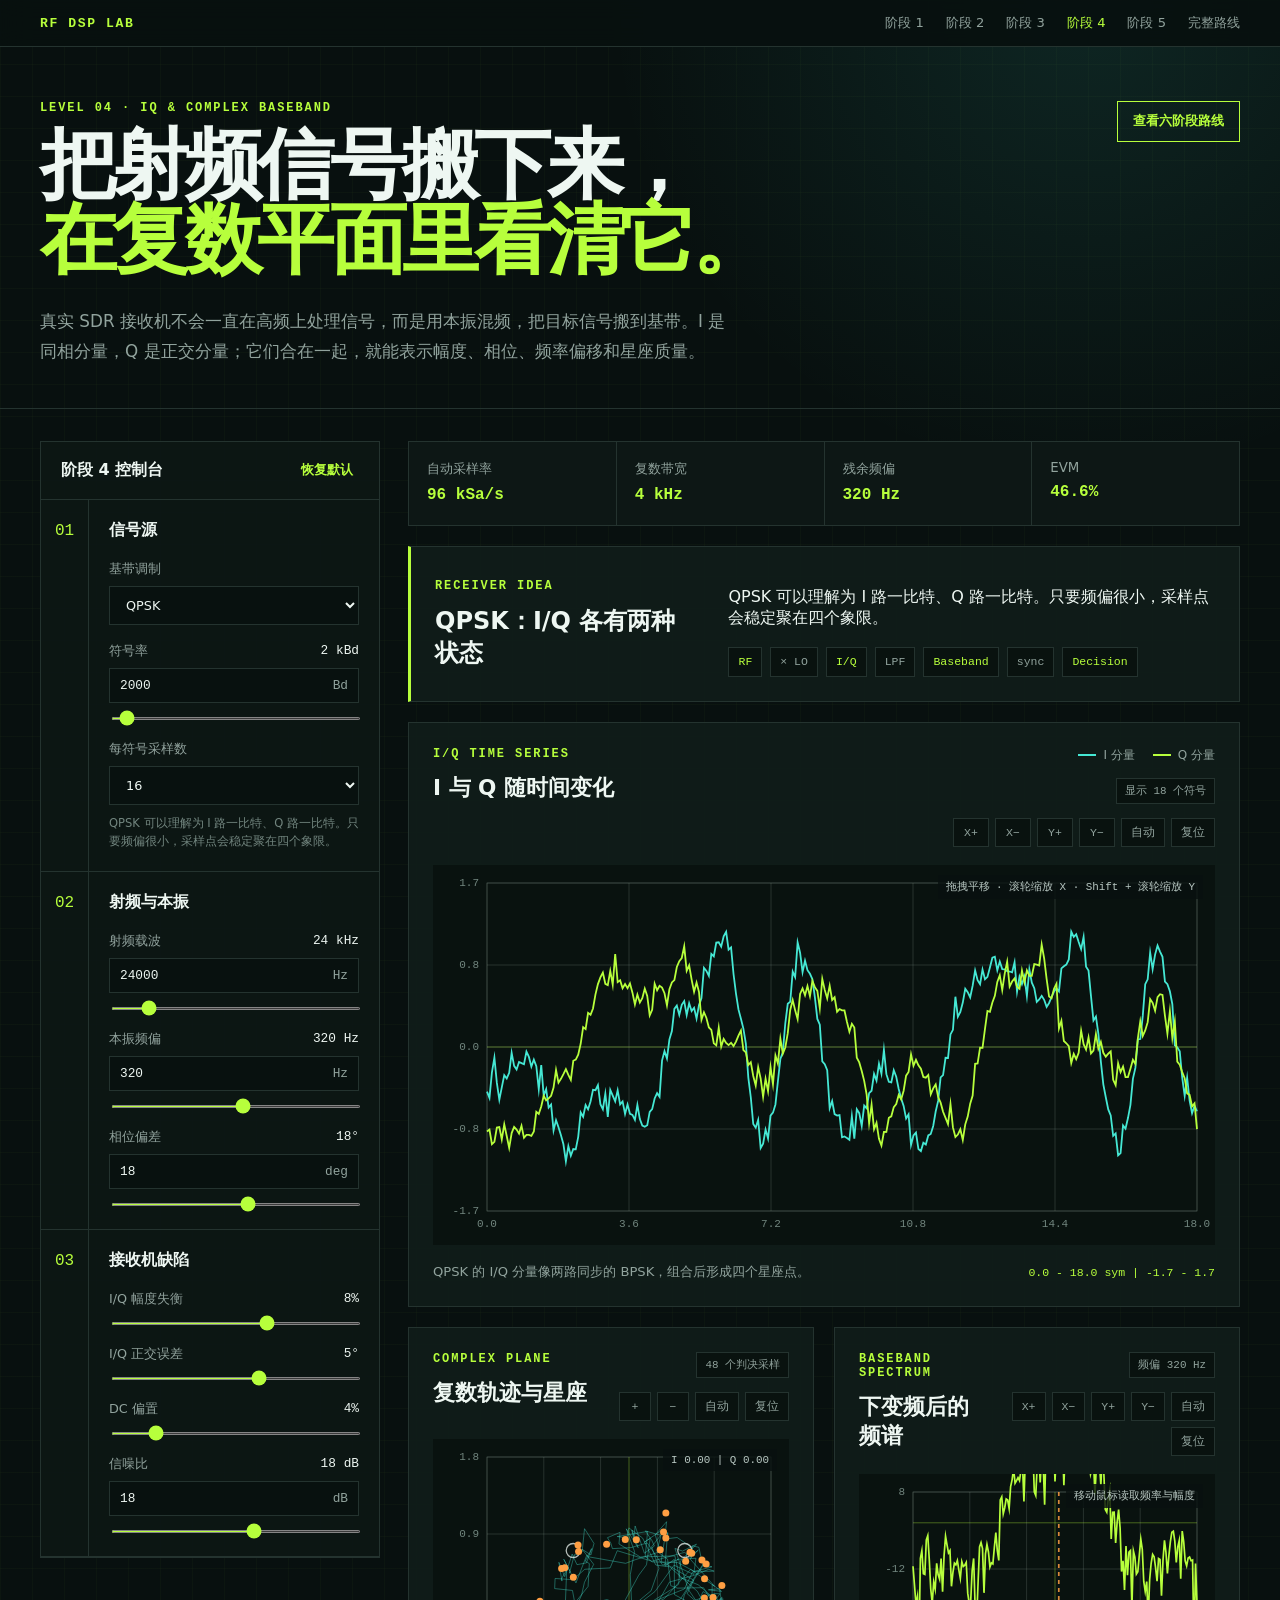
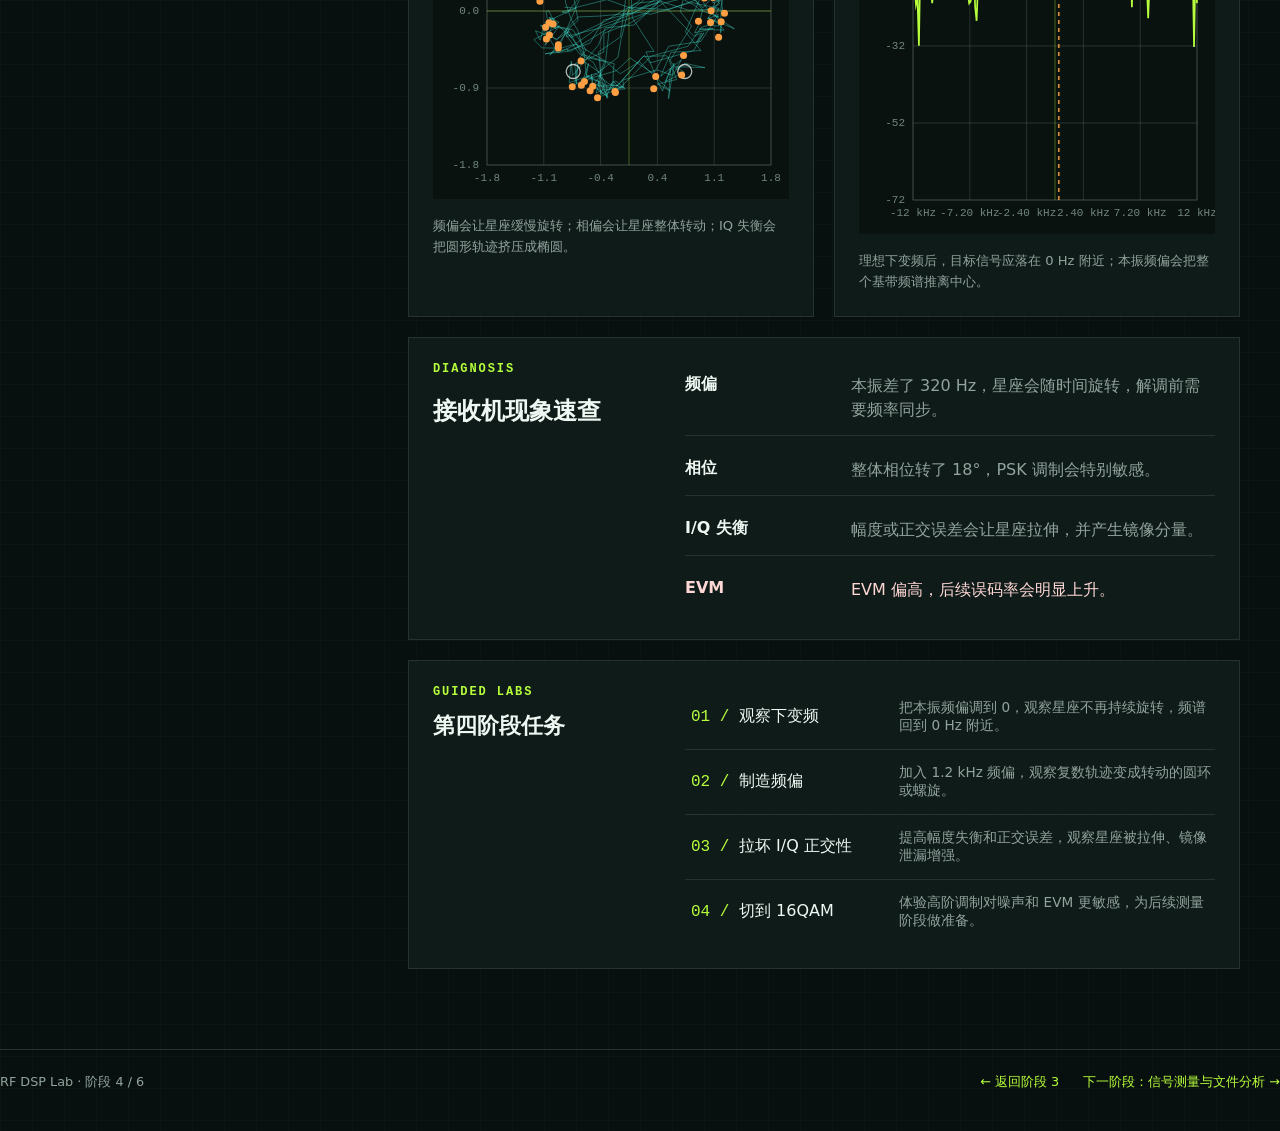
<file: stage4.html>
<!doctype html>
<html lang="zh-CN">
<head>
  <meta charset="UTF-8">
  <meta name="viewport" content="width=device-width, initial-scale=1.0">
  <meta name="description" content="IQ 正交分量、复数基带、下变频、频偏、相偏、IQ 失衡和 EVM 的中文交互实验">
  <title>阶段 4：IQ 与复数基带 | RF DSP Lab</title>
  <link rel="stylesheet" href="styles.css">
  <link rel="stylesheet" href="stage2.css">
  <link rel="stylesheet" href="stage3.css">
  <link rel="stylesheet" href="stage4.css">
</head>
<body>
  <nav class="top-nav">
    <a class="brand" href="roadmap.html">RF DSP LAB</a>
    <div>
      <a href="index.html">阶段 1</a>
      <a href="stage2.html">阶段 2</a>
      <a href="stage3.html">阶段 3</a>
      <a class="current" href="stage4.html">阶段 4</a>
      <a href="stage5.html">阶段 5</a>
      <a href="roadmap.html">完整路线</a>
    </div>
  </nav>

  <header class="stage-hero">
    <div>
      <p class="eyebrow">LEVEL 04 · IQ & COMPLEX BASEBAND</p>
      <h1>把射频信号搬下来，<br><span>在复数平面里看清它。</span></h1>
      <p class="intro">真实 SDR 接收机不会一直在高频上处理信号，而是用本振混频，把目标信号搬到基带。I 是同相分量，Q 是正交分量；它们合在一起，就能表示幅度、相位、频率偏移和星座质量。</p>
    </div>
    <a class="route-button ghost" href="roadmap.html">查看六阶段路线</a>
  </header>

  <main class="stage-layout">
    <aside class="control-panel stage-controls">
      <div class="panel-heading">
        <span>阶段 4 控制台</span>
        <button id="resetStage4" class="text-button" type="button">恢复默认</button>
      </div>

      <section class="control-section">
        <div class="section-index">01</div>
        <div class="control-content">
          <h2>信号源</h2>
          <label>
            基带调制
            <select id="iqMode">
              <option value="qpsk" selected>QPSK</option>
              <option value="psk8">8PSK</option>
              <option value="qam16">16QAM</option>
              <option value="tone">复数单音</option>
            </select>
          </label>
          <label>
            符号率 <output id="iqSymbolRateValue">2.00 kBd</output>
            <span class="value-control">
              <input id="iqSymbolRateInput" class="number-input" type="number" min="200" max="50000" step="100" value="2000" inputmode="numeric" aria-label="输入符号率">
              <span>Bd</span>
            </span>
            <input id="iqSymbolRate" type="range" min="200" max="50000" step="100" value="2000">
          </label>
          <label>
            每符号采样数
            <select id="iqSamplesPerSymbol">
              <option value="8">8</option>
              <option value="16" selected>16</option>
              <option value="32">32</option>
              <option value="64">64</option>
            </select>
          </label>
          <p id="sourceHint" class="control-hint"></p>
        </div>
      </section>

      <section class="control-section">
        <div class="section-index">02</div>
        <div class="control-content">
          <h2>射频与本振</h2>
          <label>
            射频载波 <output id="rfCarrierValue">24.00 kHz</output>
            <span class="value-control">
              <input id="rfCarrierInput" class="number-input" type="number" min="1000" max="180000" step="100" value="24000" inputmode="numeric" aria-label="输入射频载波">
              <span>Hz</span>
            </span>
            <input id="rfCarrier" type="range" min="1000" max="180000" step="100" value="24000">
          </label>
          <label>
            本振频偏 <output id="freqOffsetValue">320 Hz</output>
            <span class="value-control">
              <input id="freqOffsetInput" class="number-input" type="number" min="-5000" max="5000" step="10" value="320" inputmode="numeric" aria-label="输入本振频偏">
              <span>Hz</span>
            </span>
            <input id="freqOffset" type="range" min="-5000" max="5000" step="10" value="320">
          </label>
          <label>
            相位偏差 <output id="iqPhaseValue">18°</output>
            <span class="value-control">
              <input id="iqPhaseInput" class="number-input" type="number" min="-180" max="180" step="1" value="18" inputmode="numeric" aria-label="输入相位偏差">
              <span>deg</span>
            </span>
            <input id="iqPhase" type="range" min="-180" max="180" step="1" value="18">
          </label>
        </div>
      </section>

      <section class="control-section">
        <div class="section-index">03</div>
        <div class="control-content">
          <h2>接收机缺陷</h2>
          <label>
            I/Q 幅度失衡 <output id="gainImbalanceValue">8%</output>
            <input id="gainImbalance" type="range" min="-30" max="30" step="1" value="8">
          </label>
          <label>
            I/Q 正交误差 <output id="quadErrorValue">5°</output>
            <input id="quadError" type="range" min="-25" max="25" step="1" value="5">
          </label>
          <label>
            DC 偏置 <output id="dcOffsetValue">4%</output>
            <input id="dcOffset" type="range" min="0" max="25" step="1" value="4">
          </label>
          <label>
            信噪比 <output id="iqSnrValue">18 dB</output>
            <span class="value-control">
              <input id="iqSnrInput" class="number-input" type="number" min="-5" max="35" step="1" value="18" inputmode="numeric" aria-label="输入信噪比">
              <span>dB</span>
            </span>
            <input id="iqSnr" type="range" min="-5" max="35" step="1" value="18">
          </label>
        </div>
      </section>
    </aside>

    <div class="workspace">
      <section class="concept-strip">
        <article><small>自动采样率</small><strong id="iqSampleRateMetric">256 kSa/s</strong></article>
        <article><small>复数带宽</small><strong id="basebandBwMetric">4.00 kHz</strong></article>
        <article><small>残余频偏</small><strong id="residualMetric">320 Hz</strong></article>
        <article><small>EVM</small><strong id="evmMetric">0.00%</strong></article>
      </section>

      <section class="chart-card explanation-card">
        <div>
          <p class="chart-kicker">RECEIVER IDEA</p>
          <h2 id="iqLessonTitle">为什么要用 I/Q？</h2>
        </div>
        <div>
          <p id="iqLessonText">单路实数信号只能看到投影，I/Q 两路则能保留相位方向。下变频后，星座是否旋转、偏心、拉伸，都能直接暴露接收机的问题。</p>
          <div class="receiver-chain" aria-label="接收机处理链">
            <span>RF</span><i>× LO</i><span>I/Q</span><i>LPF</i><span>Baseband</span><i>sync</i><span>Decision</span>
          </div>
        </div>
      </section>

      <section class="chart-card">
        <div class="chart-heading">
          <div>
            <p class="chart-kicker">I/Q TIME SERIES</p>
            <h2>I 与 Q 随时间变化</h2>
          </div>
          <div class="chart-heading-side">
            <div class="legend">
              <span><i class="raw"></i><b>I 分量</b></span>
              <span><i class="filtered"></i><b>Q 分量</b></span>
            </div>
            <span class="chart-badge" id="iqWaveBadge">显示 18 个符号</span>
            <div class="chart-toolbar" aria-label="IQ 时间图控制">
              <button type="button" data-iq-chart="wave" data-action="zoom-in">X+</button>
              <button type="button" data-iq-chart="wave" data-action="zoom-out">X−</button>
              <button type="button" data-iq-chart="wave" data-action="y-in">Y+</button>
              <button type="button" data-iq-chart="wave" data-action="y-out">Y−</button>
              <button type="button" data-iq-chart="wave" data-action="auto">自动</button>
              <button type="button" data-iq-chart="wave" data-action="reset">复位</button>
            </div>
          </div>
        </div>
        <div class="chart-stage">
          <canvas id="iqWaveCanvas" aria-label="I 与 Q 时间序列" tabindex="0"></canvas>
          <output id="iqWaveCursor" class="chart-cursor">拖拽平移 · 滚轮缩放 X · Shift + 滚轮缩放 Y</output>
        </div>
        <div class="chart-footer">
          <p class="chart-note" id="iqWaveNote">QPSK 中，I/Q 两路分别承载符号在复数平面上的横向和纵向坐标。</p>
          <output id="iqWaveRange" class="range-readout"></output>
        </div>
      </section>

      <div class="dual-chart-grid">
        <section class="chart-card">
          <div class="chart-heading">
            <div>
              <p class="chart-kicker">COMPLEX PLANE</p>
              <h2>复数轨迹与星座</h2>
            </div>
            <div class="chart-heading-side">
              <span class="chart-badge" id="iqPlaneBadge">96 个接收采样</span>
              <div class="chart-toolbar" aria-label="复数平面控制">
                <button type="button" data-iq-chart="plane" data-action="zoom-in">+</button>
                <button type="button" data-iq-chart="plane" data-action="zoom-out">−</button>
                <button type="button" data-iq-chart="plane" data-action="auto">自动</button>
                <button type="button" data-iq-chart="plane" data-action="reset">复位</button>
              </div>
            </div>
          </div>
          <div class="chart-stage">
            <canvas id="iqPlaneCanvas" aria-label="复数平面和星座图" tabindex="0"></canvas>
            <output id="iqPlaneCursor" class="chart-cursor">I 0.00 | Q 0.00</output>
          </div>
          <p class="chart-note">频偏会让星座缓慢旋转；相偏会让星座整体转动；IQ 失衡会把圆形轨迹挤压成椭圆。</p>
        </section>

        <section class="chart-card">
          <div class="chart-heading">
            <div>
              <p class="chart-kicker">BASEBAND SPECTRUM</p>
              <h2>下变频后的频谱</h2>
            </div>
            <div class="chart-heading-side">
              <span class="chart-badge" id="iqSpectrumBadge">中心 0 Hz</span>
              <div class="chart-toolbar" aria-label="基带频谱控制">
                <button type="button" data-iq-chart="spectrum" data-action="zoom-in">X+</button>
                <button type="button" data-iq-chart="spectrum" data-action="zoom-out">X−</button>
                <button type="button" data-iq-chart="spectrum" data-action="y-in">Y+</button>
                <button type="button" data-iq-chart="spectrum" data-action="y-out">Y−</button>
                <button type="button" data-iq-chart="spectrum" data-action="auto">自动</button>
                <button type="button" data-iq-chart="spectrum" data-action="reset">复位</button>
              </div>
            </div>
          </div>
          <div class="chart-stage">
            <canvas id="iqSpectrumCanvas" aria-label="复数基带频谱" tabindex="0"></canvas>
            <output id="iqSpectrumCursor" class="chart-cursor">移动鼠标读取频率与幅度</output>
          </div>
          <p class="chart-note">理想下变频后，目标信号应落在 0 Hz 附近；本振频偏会把整个基带频谱推离中心。</p>
        </section>
      </div>

      <section class="chart-card iq-diagnosis-card">
        <div>
          <p class="chart-kicker">DIAGNOSIS</p>
          <h2>接收机现象速查</h2>
        </div>
        <div id="iqDiagnosis" class="iq-diagnosis"></div>
      </section>

      <section class="lesson-card stage-lessons">
        <div>
          <p class="chart-kicker">GUIDED LABS</p>
          <h2>第四阶段任务</h2>
        </div>
        <ol>
          <li><button type="button" data-iq-preset="downconvert">观察下变频</button><span>把本振频偏调到 0，观察星座不再持续旋转，频谱回到 0 Hz 附近。</span></li>
          <li><button type="button" data-iq-preset="offset">制造频偏</button><span>加入 1.2 kHz 频偏，观察复数轨迹变成转动的圆环或螺旋。</span></li>
          <li><button type="button" data-iq-preset="imbalance">拉坏 I/Q 正交性</button><span>提高幅度失衡和正交误差，观察星座被拉伸、镜像泄漏增强。</span></li>
          <li><button type="button" data-iq-preset="qam">切到 16QAM</button><span>体验高阶调制对噪声和 EVM 更敏感，为后续测量阶段做准备。</span></li>
        </ol>
      </section>
    </div>
  </main>

  <footer>
    <span>RF DSP Lab · 阶段 4 / 6</span>
    <div class="footer-links">
      <a href="stage3.html">← 返回阶段 3</a>
      <a href="stage5.html">下一阶段：信号测量与文件分析 →</a>
    </div>
  </footer>
  <script src="stage4.js"></script>
</body>
</html>
</file>
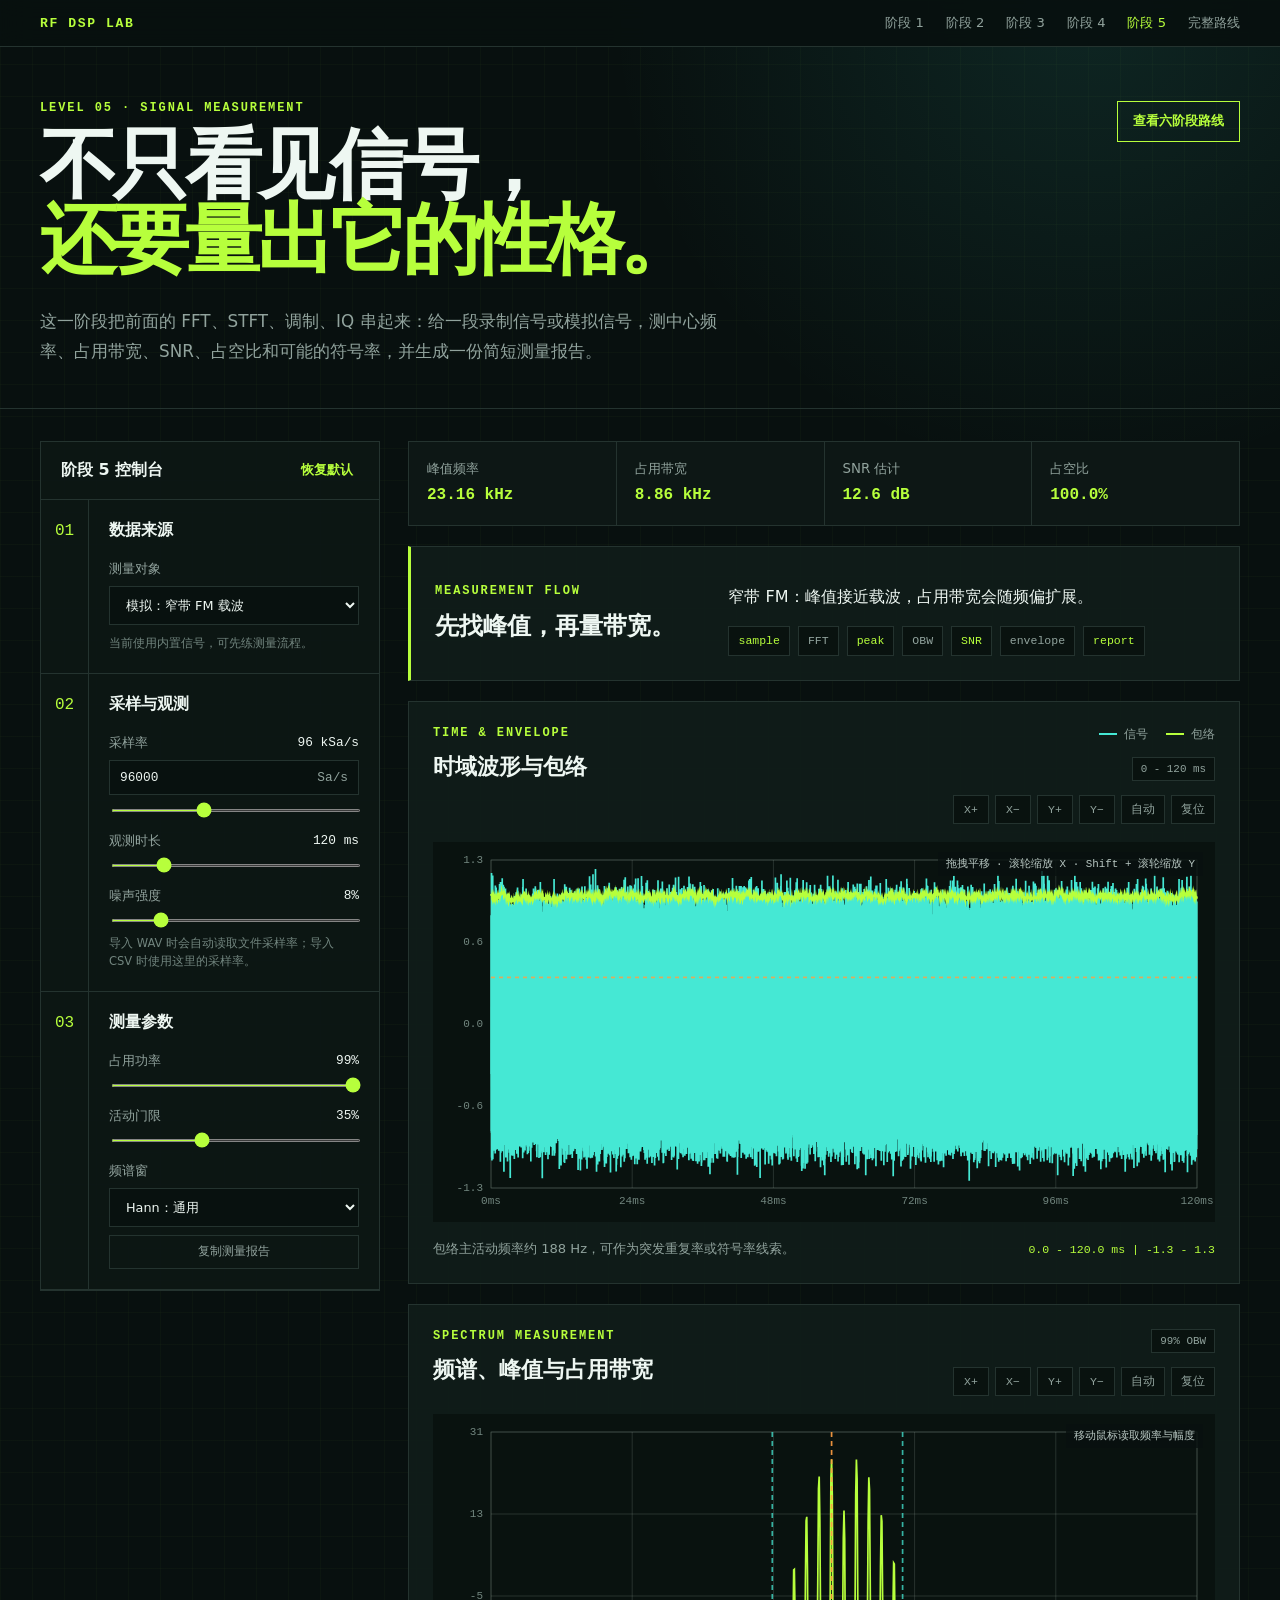
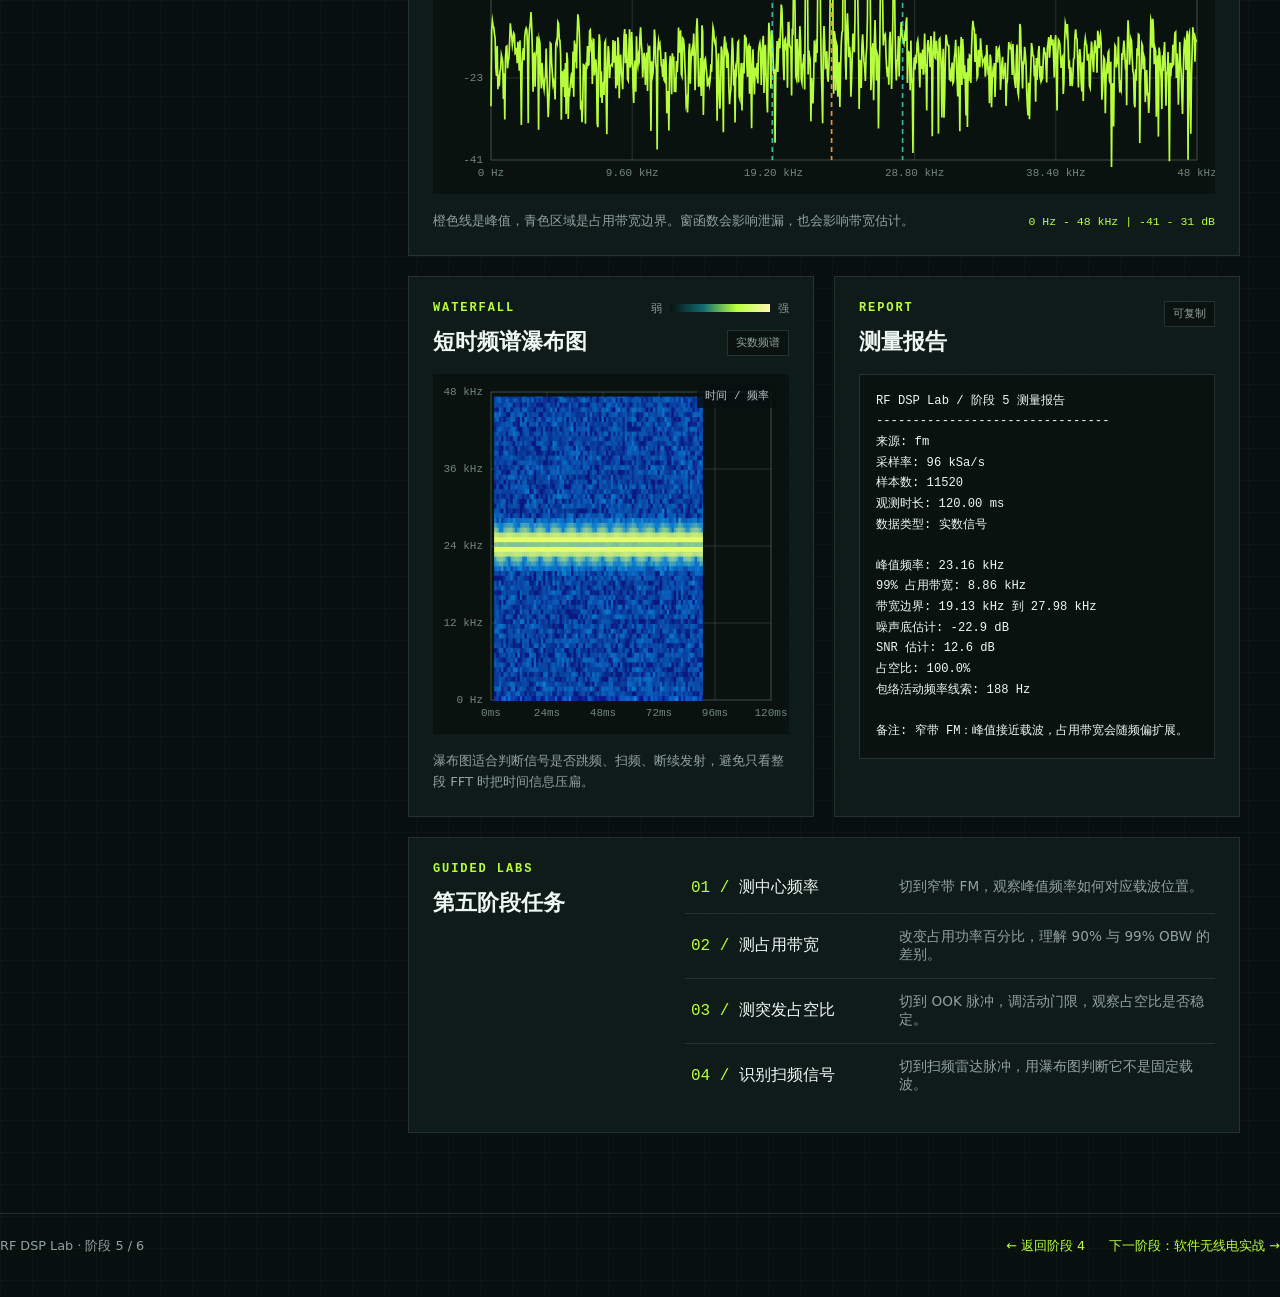
<file: stage5.html>
<!doctype html>
<html lang="zh-CN">
<head>
  <meta charset="UTF-8">
  <meta name="viewport" content="width=device-width, initial-scale=1.0">
  <meta name="description" content="WAV、CSV、IQ 数据的频率、带宽、SNR、占空比和符号率中文交互测量台">
  <title>阶段 5：信号测量与文件分析 | RF DSP Lab</title>
  <link rel="stylesheet" href="styles.css">
  <link rel="stylesheet" href="stage2.css">
  <link rel="stylesheet" href="stage3.css">
  <link rel="stylesheet" href="stage4.css">
  <link rel="stylesheet" href="stage5.css">
</head>
<body>
  <nav class="top-nav">
    <a class="brand" href="roadmap.html">RF DSP LAB</a>
    <div>
      <a href="index.html">阶段 1</a>
      <a href="stage2.html">阶段 2</a>
      <a href="stage3.html">阶段 3</a>
      <a href="stage4.html">阶段 4</a>
      <a class="current" href="stage5.html">阶段 5</a>
      <a href="roadmap.html">完整路线</a>
    </div>
  </nav>

  <header class="stage-hero">
    <div>
      <p class="eyebrow">LEVEL 05 · SIGNAL MEASUREMENT</p>
      <h1>不只看见信号，<br><span>还要量出它的性格。</span></h1>
      <p class="intro">这一阶段把前面的 FFT、STFT、调制、IQ 串起来：给一段录制信号或模拟信号，测中心频率、占用带宽、SNR、占空比和可能的符号率，并生成一份简短测量报告。</p>
    </div>
    <a class="route-button ghost" href="roadmap.html">查看六阶段路线</a>
  </header>

  <main class="stage-layout">
    <aside class="control-panel stage-controls">
      <div class="panel-heading">
        <span>阶段 5 控制台</span>
        <button id="resetStage5" class="text-button" type="button">恢复默认</button>
      </div>

      <section class="control-section">
        <div class="section-index">01</div>
        <div class="control-content">
          <h2>数据来源</h2>
          <label>
            测量对象
            <select id="measurementSource">
              <option value="fm" selected>模拟：窄带 FM 载波</option>
              <option value="ook">模拟：OOK 脉冲发射</option>
              <option value="chirp">模拟：扫频雷达脉冲</option>
              <option value="iq">模拟：复数 IQ / QPSK</option>
              <option value="file">导入：WAV / CSV / IQ 文本</option>
            </select>
          </label>
          <label id="fileGroup" class="file-drop" hidden>
            <span>选择文件</span>
            <input id="signalFile" type="file" accept=".wav,.csv,.txt">
            <small>CSV/TXT 支持一列实数、两列 I/Q、三列 time/I/Q；WAV 支持常见 PCM，双声道会按 I/Q 处理。</small>
          </label>
          <p id="fileStatus" class="control-hint">当前使用内置信号，可先练测量流程。</p>
        </div>
      </section>

      <section class="control-section">
        <div class="section-index">02</div>
        <div class="control-content">
          <h2>采样与观测</h2>
          <label>
            采样率 <output id="measureSampleRateValue">96 kSa/s</output>
            <span class="value-control">
              <input id="measureSampleRateInput" class="number-input" type="number" min="8000" max="250000" step="1000" value="96000" inputmode="numeric" aria-label="输入采样率">
              <span>Sa/s</span>
            </span>
            <input id="measureSampleRate" type="range" min="8000" max="250000" step="1000" value="96000">
          </label>
          <label>
            观测时长 <output id="durationValue">120 ms</output>
            <input id="duration" type="range" min="30" max="500" step="10" value="120">
          </label>
          <label>
            噪声强度 <output id="measureNoiseValue">8%</output>
            <input id="measureNoise" type="range" min="0" max="45" step="1" value="8">
          </label>
          <p class="control-hint">导入 WAV 时会自动读取文件采样率；导入 CSV 时使用这里的采样率。</p>
        </div>
      </section>

      <section class="control-section">
        <div class="section-index">03</div>
        <div class="control-content">
          <h2>测量参数</h2>
          <label>
            占用功率 <output id="occupiedPowerValue">99%</output>
            <input id="occupiedPower" type="range" min="80" max="99" step="1" value="99">
          </label>
          <label>
            活动门限 <output id="activityThresholdValue">35%</output>
            <input id="activityThreshold" type="range" min="5" max="90" step="1" value="35">
          </label>
          <label>
            频谱窗
            <select id="measureWindow">
              <option value="hann" selected>Hann：通用</option>
              <option value="blackman">Blackman：低旁瓣</option>
              <option value="rect">Rect：窄主瓣</option>
            </select>
          </label>
          <button id="copyReport" class="secondary-button" type="button">复制测量报告</button>
        </div>
      </section>
    </aside>

    <div class="workspace">
      <section class="concept-strip">
        <article><small>峰值频率</small><strong id="peakFrequencyMetric">24.00 kHz</strong></article>
        <article><small>占用带宽</small><strong id="occupiedBandwidthMetric">4.20 kHz</strong></article>
        <article><small>SNR 估计</small><strong id="snrMetric">28.0 dB</strong></article>
        <article><small>占空比</small><strong id="dutyMetric">100%</strong></article>
      </section>

      <section class="chart-card explanation-card">
        <div>
          <p class="chart-kicker">MEASUREMENT FLOW</p>
          <h2 id="measurementTitle">先找峰值，再量带宽。</h2>
        </div>
        <div>
          <p id="measurementText">测量不是“看图猜”：先确认采样率和信号类型，再用频谱定位峰值，用累计功率估计占用带宽，用噪声底估计 SNR，最后用包络门限估计占空比。</p>
          <div class="measurement-flow">
            <span>sample</span><i>FFT</i><span>peak</span><i>OBW</i><span>SNR</span><i>envelope</i><span>report</span>
          </div>
        </div>
      </section>

      <section class="chart-card">
        <div class="chart-heading">
          <div>
            <p class="chart-kicker">TIME & ENVELOPE</p>
            <h2>时域波形与包络</h2>
          </div>
          <div class="chart-heading-side">
            <div class="legend">
              <span><i class="raw"></i><b>信号</b></span>
              <span><i class="filtered"></i><b>包络</b></span>
            </div>
            <span class="chart-badge" id="timeBadge">0 - 120 ms</span>
            <div class="chart-toolbar" aria-label="测量时域图控制">
              <button type="button" data-measure-chart="time" data-action="zoom-in">X+</button>
              <button type="button" data-measure-chart="time" data-action="zoom-out">X−</button>
              <button type="button" data-measure-chart="time" data-action="y-in">Y+</button>
              <button type="button" data-measure-chart="time" data-action="y-out">Y−</button>
              <button type="button" data-measure-chart="time" data-action="auto">自动</button>
              <button type="button" data-measure-chart="time" data-action="reset">复位</button>
            </div>
          </div>
        </div>
        <div class="chart-stage">
          <canvas id="measureTimeCanvas" aria-label="时域波形与包络" tabindex="0"></canvas>
          <output id="timeCursor" class="chart-cursor">拖拽平移 · 滚轮缩放 X · Shift + 滚轮缩放 Y</output>
        </div>
        <div class="chart-footer">
          <p class="chart-note" id="timeNote">包络超过活动门限的比例，就是占空比的第一版估计。</p>
          <output id="timeRange" class="range-readout"></output>
        </div>
      </section>

      <section class="chart-card">
        <div class="chart-heading">
          <div>
            <p class="chart-kicker">SPECTRUM MEASUREMENT</p>
            <h2>频谱、峰值与占用带宽</h2>
          </div>
          <div class="chart-heading-side">
            <span class="chart-badge" id="spectrumBadge">99% OBW</span>
            <div class="chart-toolbar" aria-label="测量频谱图控制">
              <button type="button" data-measure-chart="spectrum" data-action="zoom-in">X+</button>
              <button type="button" data-measure-chart="spectrum" data-action="zoom-out">X−</button>
              <button type="button" data-measure-chart="spectrum" data-action="y-in">Y+</button>
              <button type="button" data-measure-chart="spectrum" data-action="y-out">Y−</button>
              <button type="button" data-measure-chart="spectrum" data-action="auto">自动</button>
              <button type="button" data-measure-chart="spectrum" data-action="reset">复位</button>
            </div>
          </div>
        </div>
        <div class="chart-stage">
          <canvas id="measureSpectrumCanvas" aria-label="频谱测量图" tabindex="0"></canvas>
          <output id="spectrumCursor" class="chart-cursor">移动鼠标读取频率与幅度</output>
        </div>
        <div class="chart-footer">
          <p class="chart-note">橙色线是峰值，青色区域是占用带宽边界。窗函数会影响泄漏，也会影响带宽估计。</p>
          <output id="spectrumRange" class="range-readout"></output>
        </div>
      </section>

      <div class="dual-chart-grid">
        <section class="chart-card">
          <div class="chart-heading">
            <div>
              <p class="chart-kicker">WATERFALL</p>
              <h2>短时频谱瀑布图</h2>
            </div>
            <div class="chart-heading-side">
              <div class="heat-legend"><span>弱</span><i></i><span>强</span></div>
              <span class="chart-badge" id="waterfallBadge">STFT</span>
            </div>
          </div>
          <div class="chart-stage">
            <canvas id="measureWaterfallCanvas" aria-label="测量瀑布图" tabindex="0"></canvas>
            <output id="waterfallCursor" class="chart-cursor">时间 / 频率</output>
          </div>
          <p class="chart-note">瀑布图适合判断信号是否跳频、扫频、断续发射，避免只看整段 FFT 时把时间信息压扁。</p>
        </section>

        <section class="chart-card">
          <div class="chart-heading">
            <div>
              <p class="chart-kicker">REPORT</p>
              <h2>测量报告</h2>
            </div>
            <span class="chart-badge" id="reportBadge">可复制</span>
          </div>
          <pre id="measurementReport" class="measurement-report"></pre>
        </section>
      </div>

      <section class="lesson-card stage-lessons">
        <div>
          <p class="chart-kicker">GUIDED LABS</p>
          <h2>第五阶段任务</h2>
        </div>
        <ol>
          <li><button type="button" data-measure-preset="carrier">测中心频率</button><span>切到窄带 FM，观察峰值频率如何对应载波位置。</span></li>
          <li><button type="button" data-measure-preset="obw">测占用带宽</button><span>改变占用功率百分比，理解 90% 与 99% OBW 的差别。</span></li>
          <li><button type="button" data-measure-preset="duty">测突发占空比</button><span>切到 OOK 脉冲，调活动门限，观察占空比是否稳定。</span></li>
          <li><button type="button" data-measure-preset="chirp">识别扫频信号</button><span>切到扫频雷达脉冲，用瀑布图判断它不是固定载波。</span></li>
        </ol>
      </section>
    </div>
  </main>

  <footer>
    <span>RF DSP Lab · 阶段 5 / 6</span>
    <div class="footer-links">
      <a href="stage4.html">← 返回阶段 4</a>
      <a href="roadmap.html">下一阶段：软件无线电实战 →</a>
    </div>
  </footer>
  <script src="stage5.js"></script>
</body>
</html>
</file>
<file: styles.css>
:root {
  color-scheme: dark;
  --bg: #08100f;
  --panel: #0d1715;
  --card: #101d1a;
  --line: #24332f;
  --text: #eef7f2;
  --muted: #91a39d;
  --acid: #b7ff3c;
  --cyan: #45e8d4;
  --orange: #ff9f43;
  --danger: #ff6b64;
}

* {
  box-sizing: border-box;
}

body {
  margin: 0;
  min-width: 320px;
  color: var(--text);
  background:
    radial-gradient(circle at 85% 0%, rgba(69, 232, 212, 0.1), transparent 30rem),
    linear-gradient(rgba(183, 255, 60, 0.025) 1px, transparent 1px),
    linear-gradient(90deg, rgba(183, 255, 60, 0.025) 1px, transparent 1px),
    var(--bg);
  background-size: auto, 32px 32px, 32px 32px, auto;
  font-family: Inter, "Microsoft YaHei", system-ui, sans-serif;
}

button,
input,
select {
  font: inherit;
}

.hero {
  display: flex;
  justify-content: space-between;
  gap: 3rem;
  max-width: 1480px;
  margin: 0 auto;
  padding: 64px 40px 48px;
  border-bottom: 1px solid var(--line);
}

.eyebrow,
.chart-kicker {
  margin: 0 0 12px;
  color: var(--acid);
  font-family: "Cascadia Code", Consolas, monospace;
  font-size: 0.75rem;
  font-weight: 700;
  letter-spacing: 0.16em;
}

h1 {
  margin: 0;
  max-width: 760px;
  font-size: clamp(2.5rem, 6vw, 5rem);
  line-height: 0.98;
  letter-spacing: -0.06em;
}

h1 span {
  color: var(--acid);
}

.intro {
  max-width: 700px;
  margin: 28px 0 0;
  color: var(--muted);
  font-size: 1.05rem;
  line-height: 1.8;
}

.status-card {
  align-self: flex-start;
  display: flex;
  align-items: center;
  gap: 12px;
  min-width: 220px;
  padding: 16px 18px;
  border: 1px solid var(--line);
  background: rgba(13, 23, 21, 0.8);
}

.status-card small {
  display: block;
  margin-top: 4px;
  color: var(--muted);
}

.status-dot {
  width: 10px;
  height: 10px;
  border-radius: 50%;
  background: var(--acid);
  box-shadow: 0 0 16px var(--acid);
}

main {
  display: grid;
  grid-template-columns: 340px minmax(0, 1fr);
  gap: 28px;
  max-width: 1480px;
  margin: 0 auto;
  padding: 32px 40px 60px;
}

.control-panel {
  align-self: start;
  position: sticky;
  top: 20px;
  border: 1px solid var(--line);
  background: rgba(13, 23, 21, 0.94);
}

.panel-heading {
  display: flex;
  align-items: center;
  justify-content: space-between;
  padding: 18px 20px;
  border-bottom: 1px solid var(--line);
  font-weight: 700;
}

.text-button {
  border: 0;
  color: var(--acid);
  background: none;
  cursor: pointer;
  font-size: 0.8rem;
}

.control-section {
  display: grid;
  grid-template-columns: 48px 1fr;
  border-bottom: 1px solid var(--line);
}

.section-index {
  padding-top: 22px;
  border-right: 1px solid var(--line);
  color: var(--acid);
  font-family: "Cascadia Code", Consolas, monospace;
  text-align: center;
}

.control-content {
  padding: 20px;
}

.control-content h2 {
  margin: 0 0 20px;
  font-size: 1rem;
}

label {
  display: block;
  margin-top: 18px;
  color: var(--muted);
  font-size: 0.8rem;
}

label output {
  float: right;
  color: var(--text);
  font-family: "Cascadia Code", Consolas, monospace;
}

.value-control {
  display: grid;
  grid-template-columns: 1fr auto;
  align-items: center;
  gap: 8px;
  margin-top: 8px;
  padding-right: 10px;
  border: 1px solid var(--line);
  color: var(--muted);
  background: #08110f;
  font-family: "Cascadia Code", Consolas, monospace;
}

.number-input {
  min-width: 0;
  width: 100%;
  padding: 9px 10px;
  border: 0;
  color: var(--text);
  background: transparent;
  outline: none;
  font-family: "Cascadia Code", Consolas, monospace;
}

.value-control:focus-within {
  border-color: var(--acid);
}

.control-hint {
  margin: 10px 0 0;
  color: #71857e;
  font-size: 0.72rem;
  line-height: 1.55;
}

.filter-parameters {
  margin-top: 14px;
  padding: 2px 12px 14px;
  border-left: 2px solid rgba(183, 255, 60, 0.28);
  background: rgba(183, 255, 60, 0.025);
}

.filter-parameters[hidden] {
  display: none;
}

.signal-state {
  display: inline-block;
  margin-top: 8px;
  padding: 3px 7px;
  border: 1px solid rgba(183, 255, 60, 0.35);
  color: var(--acid);
  font-size: 0.68rem;
}

.signal-state.is-off {
  border-color: var(--line);
  color: var(--muted);
}

.value-control.is-disabled {
  opacity: 0.45;
}

input:disabled {
  cursor: not-allowed;
}

select {
  width: 100%;
  margin-top: 8px;
  padding: 10px 12px;
  border: 1px solid var(--line);
  border-radius: 0;
  color: var(--text);
  background: #08110f;
}

input[type="range"] {
  width: 100%;
  height: 3px;
  margin-top: 14px;
  accent-color: var(--acid);
}

.workspace {
  min-width: 0;
}

.warning {
  margin-bottom: 20px;
  padding: 14px 18px;
  border-left: 3px solid var(--danger);
  color: #ffd8d6;
  background: rgba(255, 107, 100, 0.1);
}

.metrics {
  display: grid;
  grid-template-columns: repeat(4, 1fr);
  gap: 1px;
  margin-bottom: 20px;
  border: 1px solid var(--line);
  background: var(--line);
}

.metrics article {
  padding: 18px;
  background: var(--panel);
}

.metrics small {
  display: block;
  margin-bottom: 7px;
  color: var(--muted);
}

.metrics strong {
  display: block;
  color: var(--acid);
  font-family: "Cascadia Code", Consolas, monospace;
  font-size: 1rem;
  line-height: 1.4;
  overflow-wrap: anywhere;
}

label.is-disabled {
  opacity: 0.5;
}

.chart-card,
.lesson-card {
  margin-bottom: 20px;
  padding: 24px;
  border: 1px solid var(--line);
  background: rgba(16, 29, 26, 0.92);
}

.chart-heading {
  display: flex;
  align-items: flex-start;
  justify-content: space-between;
  gap: 24px;
  margin-bottom: 18px;
}

.chart-heading h2,
.lesson-card h2 {
  margin: 0;
  font-size: 1.35rem;
}

.legend {
  display: flex;
  justify-content: flex-end;
  gap: 18px;
  color: var(--muted);
  font-size: 0.75rem;
}

.chart-heading-side {
  display: grid;
  justify-items: end;
  gap: 14px;
}

.chart-toolbar {
  display: flex;
  flex-wrap: wrap;
  justify-content: flex-end;
  gap: 6px;
}

.chart-toolbar button {
  min-width: 36px;
  padding: 6px 9px;
  border: 1px solid var(--line);
  color: var(--muted);
  background: #09120f;
  cursor: pointer;
  font-family: "Cascadia Code", Consolas, monospace;
  font-size: 0.72rem;
}

.chart-toolbar button:hover,
.chart-toolbar button:focus-visible {
  border-color: var(--acid);
  color: var(--acid);
  outline: none;
}

.legend i {
  display: inline-block;
  width: 18px;
  height: 2px;
  margin-right: 7px;
  vertical-align: middle;
}

.legend .is-hidden {
  display: none;
}

.legend .raw {
  background: var(--cyan);
}

.legend .filtered {
  background: var(--acid);
}

.chart-stage {
  position: relative;
  overflow: hidden;
  background: #09120f;
}

canvas {
  display: block;
  width: 100%;
  height: clamp(260px, 30vw, 380px);
  background: #09120f;
  cursor: crosshair;
  touch-action: none;
  user-select: none;
}

canvas.is-dragging {
  cursor: grabbing;
}

canvas:focus-visible {
  outline: 1px solid var(--acid);
  outline-offset: -1px;
}

.chart-cursor {
  position: absolute;
  top: 10px;
  right: 12px;
  padding: 5px 8px;
  color: #b8c7c2;
  background: rgba(8, 16, 15, 0.82);
  pointer-events: none;
  font-family: "Cascadia Code", Consolas, monospace;
  font-size: 0.68rem;
}

.chart-footer {
  display: flex;
  align-items: baseline;
  justify-content: space-between;
  gap: 20px;
}

.chart-note {
  margin: 16px 0 0;
  color: var(--muted);
  font-size: 0.82rem;
  line-height: 1.6;
}

.range-readout {
  flex: 0 0 auto;
  margin-top: 16px;
  color: var(--acid);
  font-family: "Cascadia Code", Consolas, monospace;
  font-size: 0.72rem;
}

.lesson-card {
  display: grid;
  grid-template-columns: 220px 1fr;
  gap: 32px;
}

.lesson-card ol {
  margin: 0;
  padding: 0;
  list-style: none;
  counter-reset: tasks;
}

.lesson-card li {
  display: grid;
  grid-template-columns: minmax(150px, 0.8fr) 1.3fr;
  gap: 20px;
  align-items: center;
  padding: 14px 0;
  border-bottom: 1px solid var(--line);
  counter-increment: tasks;
}

.lesson-card li:last-child {
  border-bottom: 0;
}

.lesson-card button {
  border: 0;
  color: var(--text);
  background: none;
  cursor: pointer;
  text-align: left;
}

.lesson-card button::before {
  content: "0" counter(tasks) " / ";
  color: var(--acid);
  font-family: "Cascadia Code", Consolas, monospace;
}

.lesson-card button:hover {
  color: var(--acid);
}

.lesson-card li span {
  color: var(--muted);
  font-size: 0.85rem;
}

footer {
  display: flex;
  justify-content: space-between;
  max-width: 1400px;
  margin: 0 auto;
  padding: 24px 0 40px;
  border-top: 1px solid var(--line);
  color: var(--muted);
  font-size: 0.8rem;
}

@media (max-width: 960px) {
  .hero {
    padding: 40px 22px;
  }

  .status-card {
    display: none;
  }

  main {
    grid-template-columns: 1fr;
    padding: 24px 22px 50px;
  }

  .control-panel {
    position: static;
  }

  .metrics {
    grid-template-columns: repeat(2, 1fr);
  }

  .lesson-card {
    grid-template-columns: 1fr;
  }

  footer {
    margin: 0 22px;
  }
}

@media (max-width: 580px) {
  .metrics {
    grid-template-columns: 1fr;
  }

  .chart-heading,
  footer {
    align-items: flex-start;
    flex-direction: column;
  }

  .chart-heading-side {
    width: 100%;
    justify-items: start;
  }

  .chart-toolbar,
  .legend {
    justify-content: flex-start;
    flex-wrap: wrap;
  }

  .chart-footer {
    align-items: flex-start;
    flex-direction: column;
    gap: 0;
  }

  .lesson-card li {
    grid-template-columns: 1fr;
    gap: 5px;
  }

  canvas {
    height: 240px;
  }
}
</file>
<file: stage2.css>
.top-nav {
  position: sticky;
  top: 0;
  z-index: 20;
  display: flex;
  align-items: center;
  justify-content: space-between;
  padding: 14px 40px;
  border-bottom: 1px solid var(--line);
  background: rgba(8, 16, 15, 0.94);
  backdrop-filter: blur(14px);
}

[hidden] {
  display: none !important;
}

.top-nav a {
  color: var(--muted);
  text-decoration: none;
  font-size: 0.82rem;
}

.top-nav div {
  display: flex;
  gap: 22px;
}

.top-nav .brand,
.top-nav a:hover,
.top-nav .current {
  color: var(--acid);
}

.top-nav .brand {
  font-family: "Cascadia Code", Consolas, monospace;
  font-weight: 700;
  letter-spacing: 0.12em;
}

.stage-hero,
.route-hero {
  display: flex;
  align-items: flex-start;
  justify-content: space-between;
  gap: 30px;
  max-width: 1480px;
  margin: 0 auto;
  padding: 54px 40px 42px;
  border-bottom: 1px solid var(--line);
}

.route-hero {
  display: block;
  max-width: 1400px;
  padding-top: 72px;
}

.route-hero > p:last-child {
  max-width: 720px;
  color: var(--muted);
  font-size: 1.05rem;
  line-height: 1.8;
}

.route-button {
  display: inline-block;
  padding: 11px 15px;
  border: 1px solid var(--acid);
  color: #08100f;
  background: var(--acid);
  text-decoration: none;
  font-size: 0.8rem;
  font-weight: 700;
}

.route-button.ghost {
  flex: 0 0 auto;
  color: var(--acid);
  background: transparent;
}

.stage-layout {
  display: grid;
  grid-template-columns: 340px minmax(0, 1fr);
  gap: 28px;
  max-width: 1480px;
  margin: 0 auto;
  padding: 32px 40px 60px;
}

.stage-controls {
  position: sticky;
  top: 72px;
}

.concept-strip {
  display: grid;
  grid-template-columns: repeat(4, 1fr);
  gap: 1px;
  margin-bottom: 20px;
  border: 1px solid var(--line);
  background: var(--line);
}

.concept-strip article {
  padding: 18px;
  background: var(--panel);
}

.concept-strip small,
.concept-strip strong {
  display: block;
}

.concept-strip small {
  margin-bottom: 7px;
  color: var(--muted);
}

.concept-strip strong {
  color: var(--acid);
  font-family: "Cascadia Code", Consolas, monospace;
  line-height: 1.35;
}

.explanation-card {
  display: grid;
  grid-template-columns: minmax(230px, 0.8fr) 1.5fr;
  gap: 34px;
  align-items: center;
  border-left: 3px solid var(--acid);
}

.explanation-card h2 {
  margin: 0;
}

.explanation-card > p {
  margin: 0;
  color: var(--muted);
  line-height: 1.8;
}

.heat-legend {
  display: flex;
  align-items: center;
  gap: 8px;
  color: var(--muted);
  font-size: 0.7rem;
}

.heat-legend i {
  width: 100px;
  height: 8px;
  background: linear-gradient(90deg, #07120f, #126b72, #b7ff3c, #fff7b1);
}

#spectrogramCanvas {
  image-rendering: auto;
}

.chart-badge {
  display: inline-block;
  padding: 5px 8px;
  border: 1px solid var(--line);
  color: var(--muted);
  background: #09120f;
  font-family: "Cascadia Code", Consolas, monospace;
  font-size: 0.68rem;
}

.legend b {
  font-weight: 400;
}

.warning-text {
  color: var(--danger) !important;
}

.route-main {
  display: block;
  max-width: 1400px;
  padding: 34px 40px 70px;
}

.route-grid {
  display: grid;
  grid-template-columns: repeat(3, 1fr);
  gap: 18px;
}

.route-card {
  position: relative;
  min-height: 390px;
  padding: 28px;
  border: 1px solid var(--line);
  background: rgba(13, 23, 21, 0.84);
}

.route-card.active {
  border-color: rgba(183, 255, 60, 0.5);
}

.route-number {
  color: rgba(183, 255, 60, 0.2);
  font-family: "Cascadia Code", Consolas, monospace;
  font-size: 4rem;
  font-weight: 800;
  line-height: 1;
}

.route-state {
  display: inline-block;
  margin: 20px 0 10px;
  padding: 4px 7px;
  border: 1px solid rgba(183, 255, 60, 0.4);
  color: var(--acid);
  font-size: 0.68rem;
}

.route-state.muted {
  border-color: var(--line);
  color: var(--muted);
}

.route-card h2 {
  margin: 4px 0 13px;
  font-size: 1.4rem;
}

.route-card p:not(.route-state),
.route-card li {
  color: var(--muted);
  line-height: 1.65;
}

.route-card ul {
  margin: 20px 0 26px;
  padding-left: 18px;
}

.route-card li {
  margin: 5px 0;
  font-size: 0.82rem;
}

.route-card .route-button {
  position: absolute;
  bottom: 28px;
  left: 28px;
}

footer a {
  color: var(--acid);
  text-decoration: none;
}

.next-stage-link {
  display: grid;
  grid-template-columns: auto auto 32px;
  align-items: center;
  gap: 10px;
  padding: 12px 14px;
  border: 1px solid transparent;
  color: var(--muted);
  text-decoration: none;
  transition: border-color 160ms ease, color 160ms ease, background 160ms ease;
}

.next-stage-link span {
  color: var(--muted);
  font-size: 0.72rem;
  text-transform: uppercase;
}

.next-stage-link strong {
  color: var(--text);
  font-weight: 500;
}

.next-stage-link i {
  color: var(--acid);
  font-size: 1.4rem;
  font-style: normal;
  text-align: right;
  transition: transform 160ms ease;
}

.next-stage-link:hover,
.next-stage-link:focus-visible {
  border-color: rgba(183, 255, 60, 0.45);
  color: var(--acid);
  background: rgba(183, 255, 60, 0.04);
  outline: none;
}

.next-stage-link:hover i,
.next-stage-link:focus-visible i {
  transform: translateX(4px);
}

.footer-links {
  display: flex;
  gap: 24px;
}

@media (max-width: 1050px) {
  .route-grid {
    grid-template-columns: repeat(2, 1fr);
  }
}

@media (max-width: 960px) {
  .stage-layout {
    grid-template-columns: 1fr;
    padding: 24px 22px 50px;
  }

  .stage-controls {
    position: static;
  }

  .stage-hero,
  .route-hero {
    padding: 40px 22px;
  }
}

@media (max-width: 680px) {
  .top-nav {
    padding: 13px 18px;
  }

  .top-nav div {
    gap: 12px;
  }

  .stage-hero {
    flex-direction: column;
  }

  .next-stage-link {
    grid-template-columns: 1fr 28px;
  }

  .next-stage-link span {
    display: none;
  }

  .concept-strip,
  .route-grid {
    grid-template-columns: 1fr;
  }

  .explanation-card {
    grid-template-columns: 1fr;
  }

  .route-main {
    padding: 24px 22px 50px;
  }
}
</file>
<file: stage3.css>
.mode-explanation {
  margin-top: 14px;
  padding: 11px 12px;
  border-left: 2px solid var(--acid);
  color: var(--muted);
  background: rgba(183, 255, 60, 0.035);
  font-size: 0.75rem;
  line-height: 1.6;
}

.bit-input {
  width: 100%;
  margin-top: 8px;
  padding: 10px 12px;
  border: 1px solid var(--line);
  color: var(--acid);
  background: #08110f;
  outline: none;
  font-family: "Cascadia Code", Consolas, monospace;
  letter-spacing: 0.16em;
}

.bit-input:focus {
  border-color: var(--acid);
}

.secondary-button {
  width: 100%;
  margin-top: 8px;
  padding: 8px 10px;
  border: 1px solid var(--line);
  color: var(--muted);
  background: transparent;
  cursor: pointer;
  font-size: 0.74rem;
}

.secondary-button:hover {
  border-color: var(--acid);
  color: var(--acid);
}

.bit-chips {
  display: flex;
  flex-wrap: wrap;
  gap: 5px;
  margin-top: 15px;
}

.bit-chips i {
  display: grid;
  place-items: center;
  width: 26px;
  height: 26px;
  border: 1px solid var(--line);
  color: var(--text);
  background: #09120f;
  font-family: "Cascadia Code", Consolas, monospace;
  font-size: 0.75rem;
  font-style: normal;
}

.bit-chips i.one {
  border-color: rgba(183, 255, 60, 0.5);
  color: var(--acid);
}

.dual-chart-grid {
  display: grid;
  grid-template-columns: 1fr 1fr;
  gap: 20px;
}

.dual-chart-grid .chart-card {
  min-width: 0;
}

.dual-chart-grid canvas {
  height: 360px;
}

.dual-chart-grid .chart-heading {
  align-items: flex-start;
}

.dual-chart-grid .chart-toolbar button {
  min-width: 32px;
}

.decision-card {
  display: grid;
  grid-template-columns: 220px minmax(0, 1fr);
  gap: 32px;
}

.decision-card h2 {
  margin: 0;
}

.decision-rows {
  display: grid;
  gap: 8px;
}

.decision-row {
  display: grid;
  grid-template-columns: 74px 1fr;
  gap: 12px;
  align-items: center;
}

.decision-row > span {
  color: var(--muted);
  font-size: 0.76rem;
}

.decision-bits {
  display: flex;
  flex-wrap: wrap;
  gap: 4px;
}

.decision-bits i {
  min-width: 24px;
  padding: 4px 5px;
  color: var(--text);
  background: #09120f;
  font-family: "Cascadia Code", Consolas, monospace;
  font-size: 0.7rem;
  font-style: normal;
  text-align: center;
}

.decision-bits i.error {
  color: #fff;
  background: var(--danger);
}

#berCanvas {
  height: 300px;
}

#digitalWaveCanvas,
#constellationCanvas,
#eyeCanvas {
  touch-action: none;
}

@media (max-width: 1100px) {
  .dual-chart-grid {
    grid-template-columns: 1fr;
  }
}

@media (max-width: 680px) {
  .decision-card {
    grid-template-columns: 1fr;
  }
}
</file>
<file: stage4.css>
.receiver-chain {
  display: flex;
  flex-wrap: wrap;
  align-items: center;
  gap: 8px;
  margin-top: 18px;
}

.receiver-chain span,
.receiver-chain i {
  display: inline-flex;
  align-items: center;
  min-height: 30px;
  padding: 6px 9px;
  border: 1px solid var(--line);
  background: #09120f;
  font-family: "Cascadia Code", Consolas, monospace;
  font-size: 0.72rem;
  font-style: normal;
}

.receiver-chain span {
  color: var(--acid);
}

.receiver-chain i {
  color: var(--muted);
}

.iq-diagnosis-card {
  display: grid;
  grid-template-columns: 220px minmax(0, 1fr);
  gap: 32px;
}

.iq-diagnosis {
  display: grid;
  gap: 10px;
}

.iq-diagnosis article {
  display: grid;
  grid-template-columns: 150px 1fr;
  gap: 16px;
  padding: 12px 0;
  border-bottom: 1px solid var(--line);
}

.iq-diagnosis article:last-child {
  border-bottom: 0;
}

.iq-diagnosis strong {
  color: var(--text);
}

.iq-diagnosis span {
  color: var(--muted);
  line-height: 1.55;
}

.iq-diagnosis .warning-text {
  color: #ffd8d6 !important;
}

#iqWaveCanvas,
#iqPlaneCanvas,
#iqSpectrumCanvas {
  touch-action: none;
}

@media (max-width: 680px) {
  .iq-diagnosis-card,
  .iq-diagnosis article {
    grid-template-columns: 1fr;
  }
}
</file>
<file: stage5.css>
.file-drop {
  padding: 12px;
  border: 1px dashed rgba(183, 255, 60, 0.35);
  background: rgba(183, 255, 60, 0.025);
}

.file-drop input {
  width: 100%;
  margin-top: 10px;
  color: var(--muted);
}

.file-drop small {
  display: block;
  margin-top: 10px;
  color: #71857e;
  line-height: 1.5;
}

.measurement-flow {
  display: flex;
  flex-wrap: wrap;
  align-items: center;
  gap: 8px;
  margin-top: 18px;
}

.measurement-flow span,
.measurement-flow i {
  display: inline-flex;
  align-items: center;
  min-height: 30px;
  padding: 6px 9px;
  border: 1px solid var(--line);
  background: #09120f;
  font-family: "Cascadia Code", Consolas, monospace;
  font-size: 0.72rem;
  font-style: normal;
}

.measurement-flow span {
  color: var(--acid);
}

.measurement-flow i {
  color: var(--muted);
}

.measurement-report {
  min-height: 360px;
  margin: 0;
  padding: 16px;
  overflow: auto;
  border: 1px solid var(--line);
  color: var(--text);
  background: #09120f;
  font-family: "Cascadia Code", Consolas, monospace;
  font-size: 0.76rem;
  line-height: 1.7;
  white-space: pre-wrap;
}

#measureTimeCanvas,
#measureSpectrumCanvas,
#measureWaterfallCanvas {
  touch-action: none;
}
</file>
